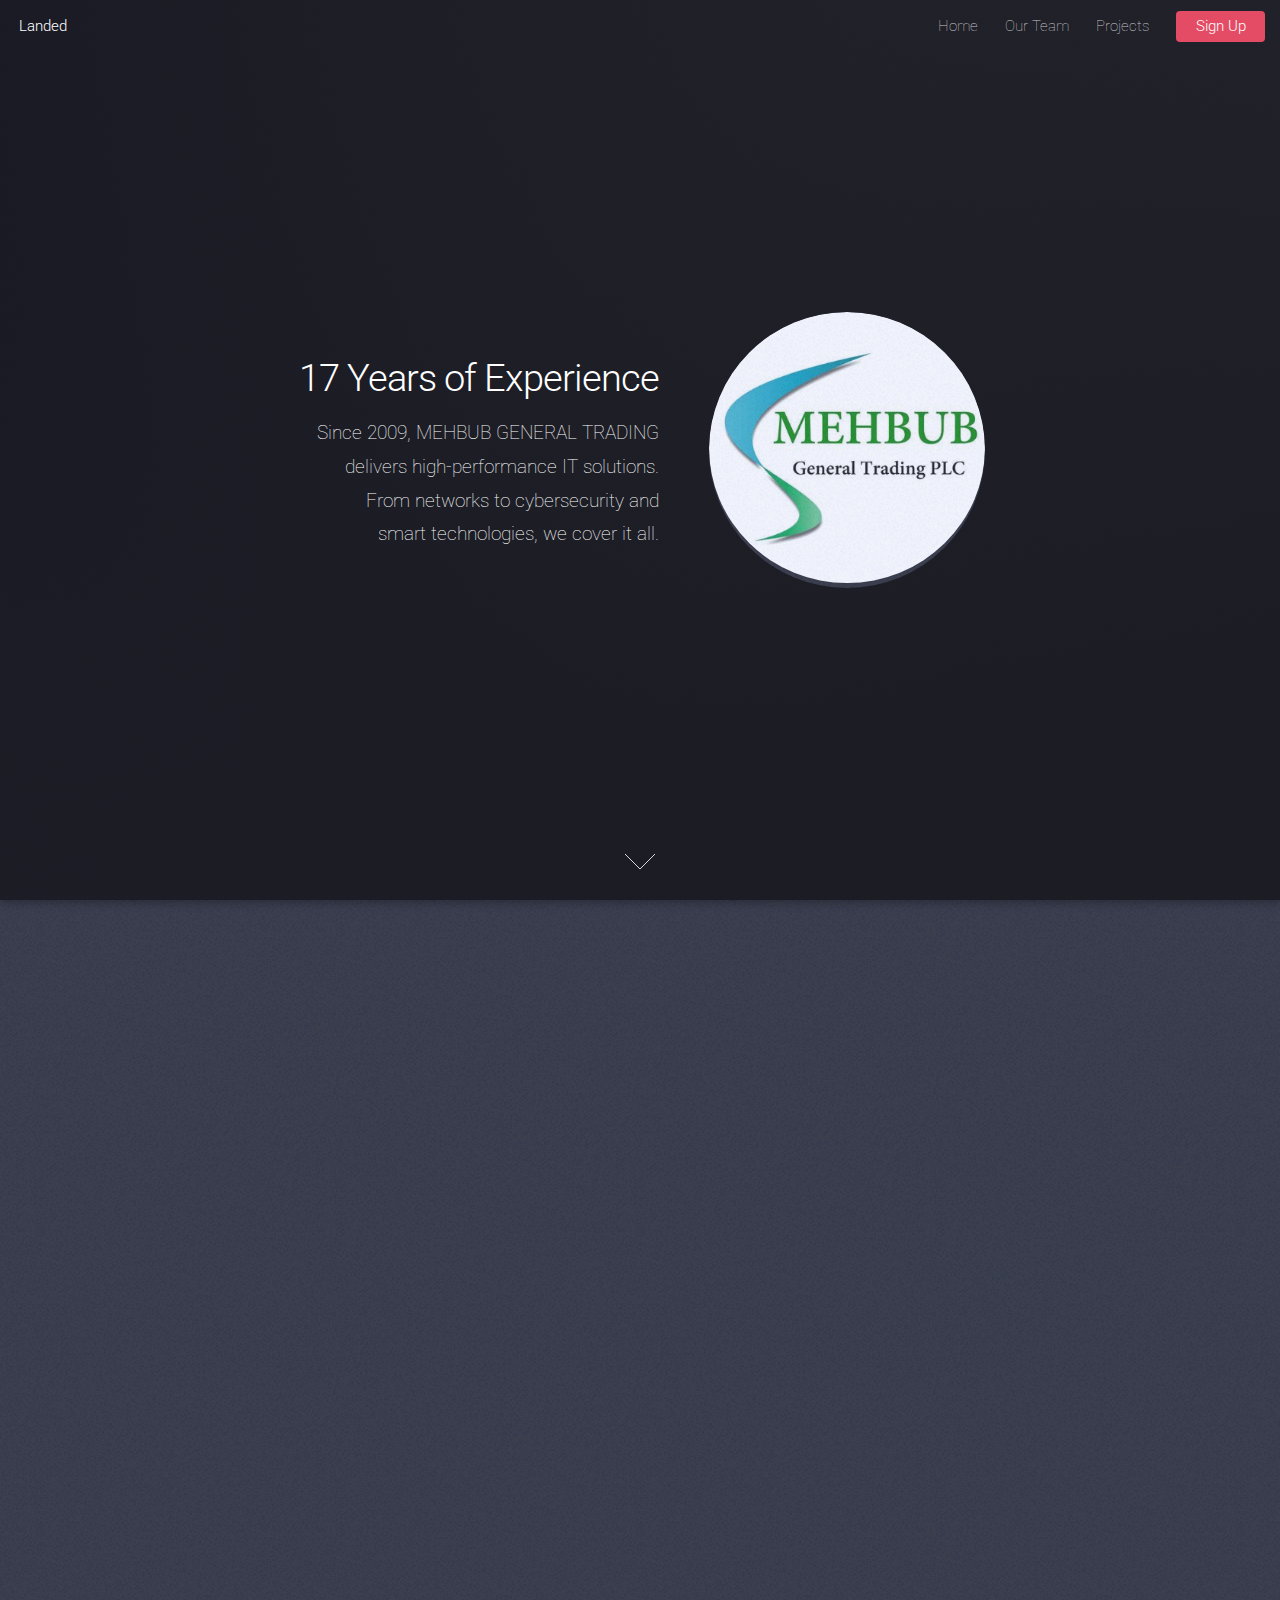
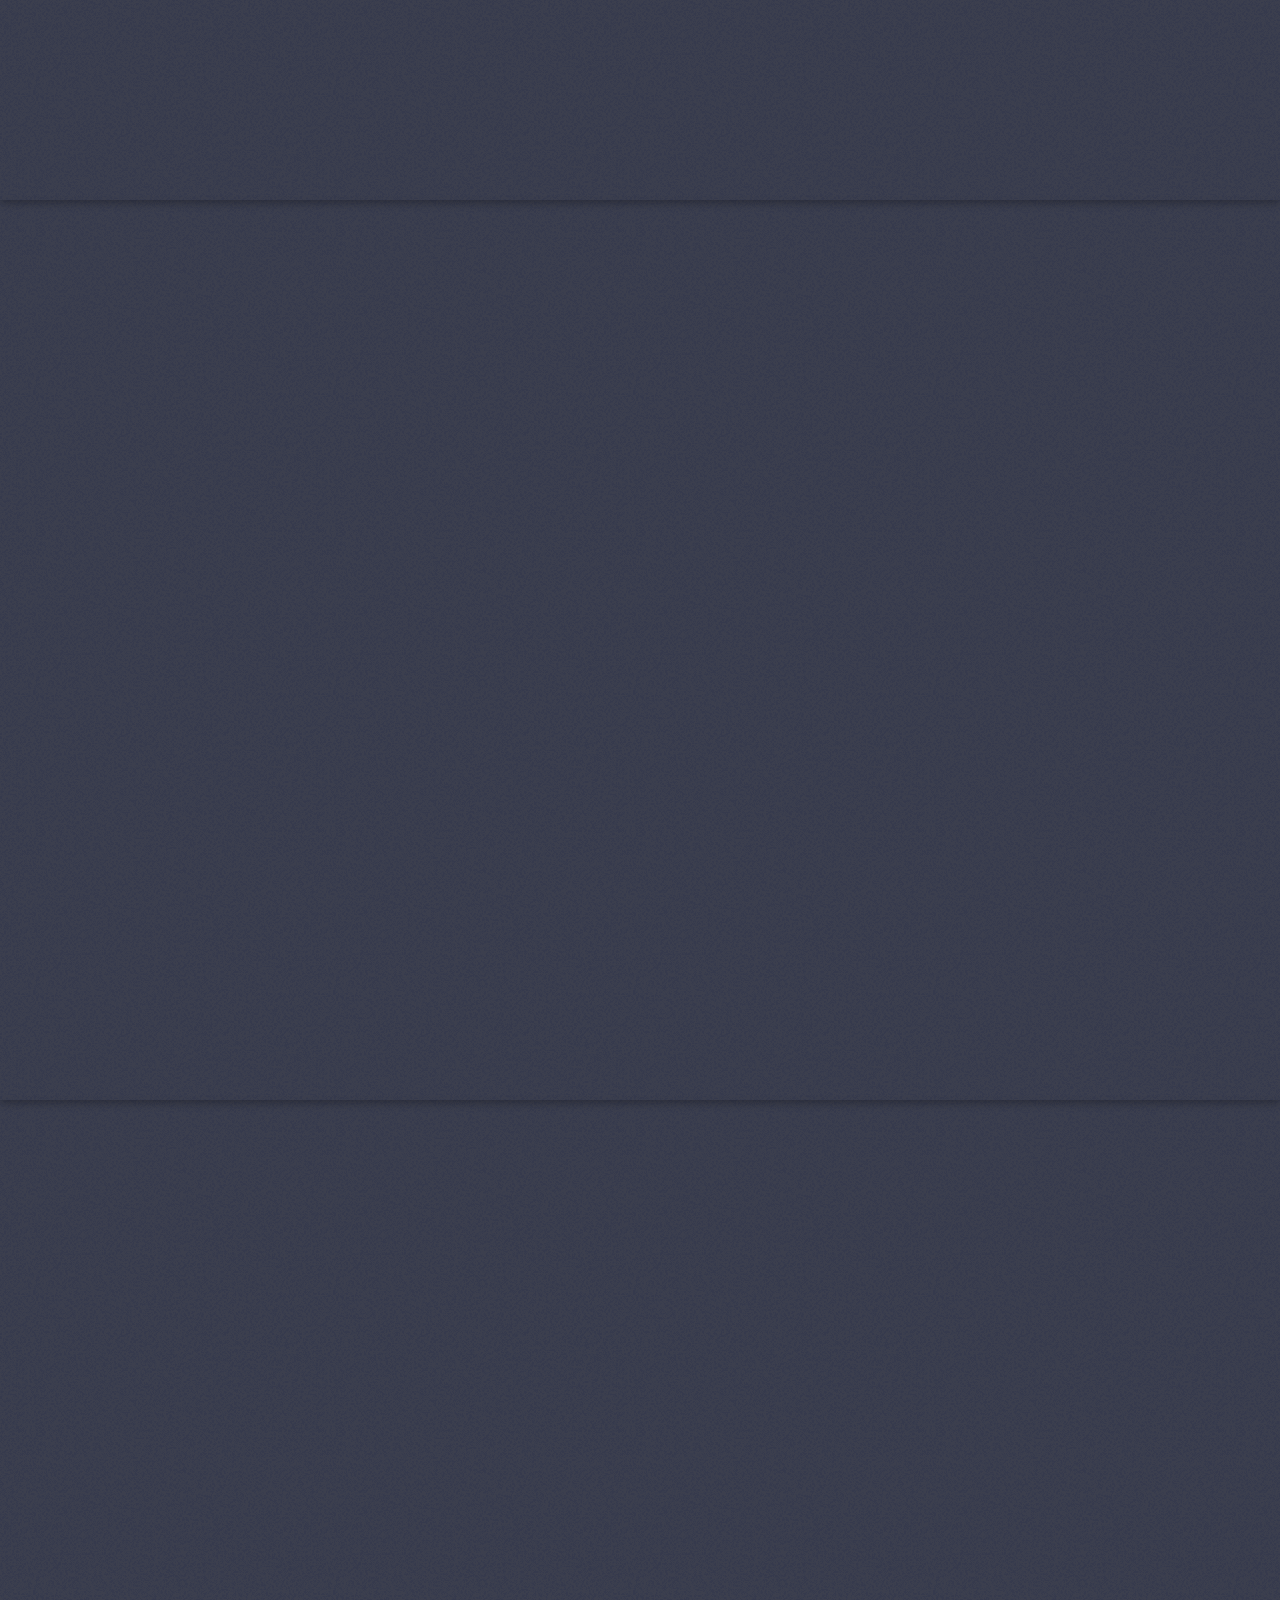
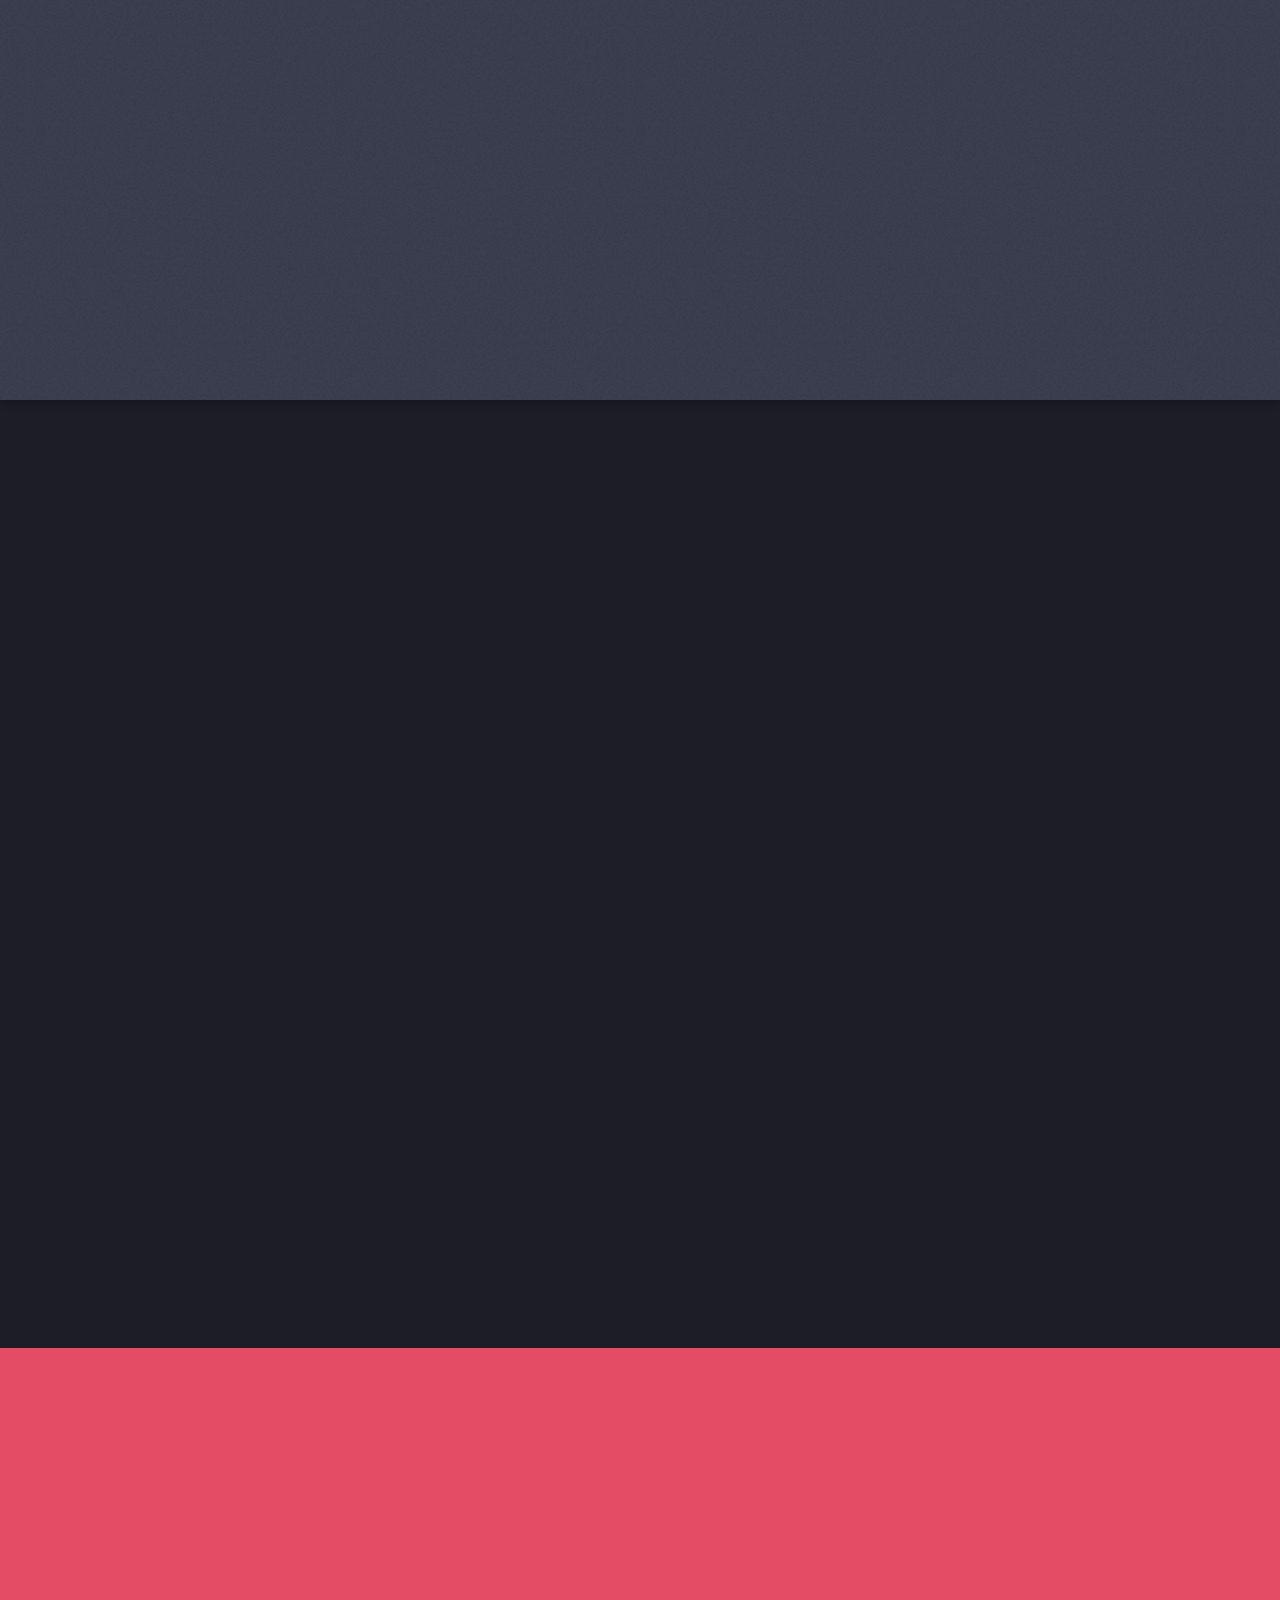
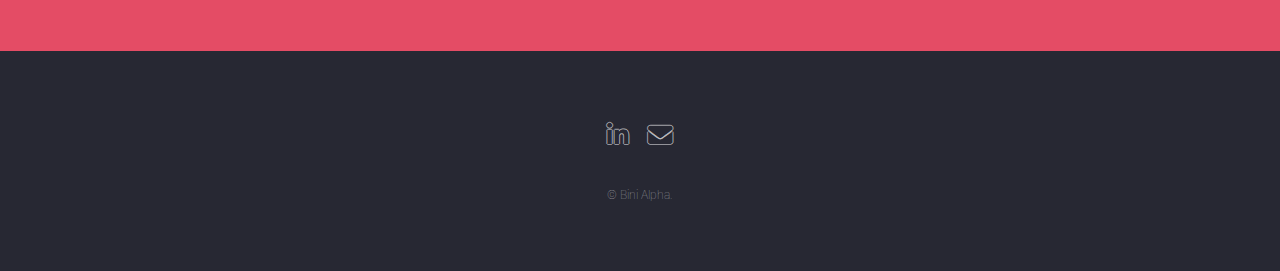
<file: index.html>
<!DOCTYPE html>

<html>
  <head>
    <title>Mehbub General Trading</title>
    <meta charset="utf-8" />
    <meta name="viewport" content="width=device-width, 
      initial-scale=1, user-scalable=no" />
    <link rel="stylesheet" href="assets/css/main.css" />
    <noscript>
      <link rel="stylesheet" href="assets/css/noscript.css" />
    </noscript>
  
    <!-- Favicon -->

     <link rel="icon" href="images/mehbub logo.png" type="image/png" /> 
  
  </head>

  <body class="is-preload landing">
    <div id="page-wrapper">
      <!-- Header -->
      <header id="header">
        <h1 id="logo"><a href="index.html">Landed</a></h1>
        <nav id="nav">
          <ul>
            <li><a href="index.html">Home</a></li>
            <li>
              <a href="left-sidebar.html">Our Team</a></li>
              
            </li>
            <li><a href="elements.html">Projects</a></li>
            <li><a href="#" class="button primary">Sign Up</a></li>
          </ul>
        </nav>
      </header>

      <!-- Banner -->
      <section id="banner">
        <div class="content">
          <header>
            <h2>17 Years of Experience</h2>
            <p>
              Since 2009, MEHBUB GENERAL TRADING <br />
              delivers high-performance IT solutions. <br />
              From networks to cybersecurity and <br />
              smart technologies, we cover it all.
            </p>
            
            
            
          </header>
          <span class="image"><img src="images/mehbub logo.png" alt="" /></span>
        </div>
        <a href="#one" class="goto-next scrolly">Next</a>
      </section>

      <!-- One -->
      <section id="one" class="spotlight style1 bottom">
        <span class="image fit main"
          ><img src="images/mehbub data center.jpg" alt=""
        /></span>
        <div class="content">
          <div class="container">
              <div class="row">
                  <div class="col-4 col-12-medium">
                      <header>
                          <h2>Network Installation</h2>
                          <p>Robust infrastructure for seamless connectivity</p>
                      </header>
                      <p>
                          We design and implement network systems tailored to your business needs, ensuring reliable and scalable connectivity.
                      </p>
                  </div>
                  <div class="col-4 col-12-medium">
                      <header>
                          <h2>Data Center Solutions</h2>
                          <p>High-performance data management and security</p>
                      </header>
                      <p>
                          Our data centers provide secure and efficient environments for your critical data, ensuring high availability and reliability.
                      </p>
                  </div>
                  <div class="col-4 col-12-medium">
                      <header>
                          <h2>Cyber Security</h2>
                          <p>Protecting your network from threats</p>
                      </header>
                      <p>
                          We offer comprehensive cyber security solutions, including threat analysis and tailored measures to safeguard your operations.
                      </p>
                  </div>
              </div>
          </div>
      </div>
      
        <a href="#two" class="goto-next scrolly">Next</a>
      </section>

      <!-- Two -->
      <section id="two" class="spotlight style2 right">
        <span class="image fit main"
          ><img src="images/Mehbub video conf.jpg" alt=""
        /></span>
        <div class="content">
          <header>
              <h2>Video Conferencing Solutions</h2>
              <p>Delivering cutting-edge video conferencing systems for seamless collaboration</p>
          </header>
          <p>
              Our video conferencing solutions provide high-quality, reliable communication for your organization. We design and install advanced systems that integrate with your existing infrastructure, enabling effective virtual meetings and collaboration across your teams.
          </p>
          <ul class="actions">
              <li><a href="#" class="button">Learn More</a></li>
          </ul>
      </div>
      
        <a href="#three" class="goto-next scrolly">Next</a>
      </section>

      <!-- Three -->
      <section id="three" class="spotlight style3 left">
        <span class="image fit main bottom"
          ><img src="images/mehbub ip phone.jpg" alt=""
        /></span>
        <div class="content">
          <header>
              <h2>IP Phone Installation Services</h2>
              <p>Providing seamless and reliable IP phone solutions for your business needs</p>
          </header>
          <p>
              We offer comprehensive IP phone installation services to enhance your communication systems. Our experienced team ensures smooth setup and integration with your existing network infrastructure, providing high-quality and reliable solutions for your business.
          </p>
          <ul class="actions">
              <li><a href="#" class="button">Learn More</a></li>
          </ul>
      </div>
      
        <a href="#four" class="goto-next scrolly">Next</a>
      </section>

      <!-- Four -->
     <!-- Projects Section -->
<section id="four" class="wrapper style1 special fade-up">
  <div class="container">
      <header class="major">
          <h2>Our Expertise</h2>
          <p>Delivering innovative ICT solutions to meet diverse client needs</p>
      </header>
      <div class="box alt">
          <div class="row gtr-uniform">
              <section class="col-4 col-6-medium col-12-xsmall">
                  <span class="icon solid alt major fa-network-wired"></span>
                  <h3>Network and Data Center</h3>
                  <p>
                      Full-stack networking and security virtualization platforms providing extensive data services.
                  </p>
              </section>
              <section class="col-4 col-6-medium col-12-xsmall">
                  <span class="icon solid alt major fa-lock"></span>
                  <h3>Cyber Security Solutions</h3>
                  <p>
                      Advanced simulations and threat intelligence to safeguard highly networked devices.
                  </p>
              </section>
              <section class="col-4 col-6-medium col-12-xsmall">
                  <span class="icon solid alt major fa-cogs"></span>
                  <h3>Application Development</h3>
                  <p>
                      Industry-specific technology experts delivering interoperable and effective software solutions.
                  </p>
              </section>
              <section class="col-4 col-6-medium col-12-xsmall">
                  <span class="icon solid alt major fa-tv"></span>
                  <h3>Digital Signage & Queue Management</h3>
                  <p>
                      Utilizing LCD, LED, and projection technologies for dynamic digital displays and queue management.
                  </p>
              </section>
              <section class="col-4 col-6-medium col-12-xsmall">
                  <span class="icon solid alt major fa-shield-alt"></span>
                  <h3>Electronic Security</h3>
                  <p>
                      Comprehensive solutions including intrusion, fire, video, and access control systems.
                  </p>
              </section>
              <section class="col-4 col-6-medium col-12-xsmall">
                  <span class="icon solid alt major fa-users"></span>
                  <h3>Collaboration Solutions</h3>
                  <p>
                      End-to-end consultation and managed services to transform workplaces into digital hubs.
                  </p>
              </section>
          </div>
      </div>
      <footer class="major">
          <ul class="actions special">
              <li><a href="#" class="button">Learn More</a></li>
          </ul>
      </footer>
  </div>
</section>

<!-- Contact Form Section -->
<section id="five" class="wrapper style2 special fade">
  <div class="container">
      <header>
          <h2>Get in Touch</h2>
          <p>
              Contact us to learn more about how we can help you achieve your ICT goals.
          </p>
      </header>
      <form method="post" action="#" class="cta">
          <div class="row gtr-uniform gtr-50">
              <div class="col-8 col-12-xsmall">
                  <input
                      type="email"
                      name="email"
                      id="email"
                      placeholder="Your Email Address"
                  />
              </div>
              <div class="col-4 col-12-xsmall">
                  <input type="submit" value="Get Started" class="fit primary" />
              </div>
          </div>
      </form>
  </div>
</section>


      <!-- Footer -->
      <footer id="footer">
        <ul class="icons">
          <li>
            <a
              href="https://www.linkedin.com/company/mehbub-general-trading-plc/"
              class="icon brands alt fa-linkedin-in"
              ><span class="label">LinkedIn</span></a
            >
          </li>
          <li>
            <a href="info@mehbubgtplc.com" class="icon solid alt fa-envelope"
              ><span class="label">Email</span></a
            >
          </li>
        </ul>
        <ul class="copyright">
          <li>&copy; Bini Alpha.</li>
          
        </ul>
      </footer>
    </div>

    <!-- Scripts -->
    <script src="assets/js/jquery.min.js"></script>
    <script src="assets/js/jquery.scrolly.min.js"></script>
    <script src="assets/js/jquery.dropotron.min.js"></script>
    <script src="assets/js/jquery.scrollex.min.js"></script>
    <script src="assets/js/browser.min.js"></script>
    <script src="assets/js/breakpoints.min.js"></script>
    <script src="assets/js/util.js"></script>
    <script src="assets/js/main.js"></script>
    <script type="text/javascript">
      (function(d, t) {
          var v = d.createElement(t), s = d.getElementsByTagName(t)[0];
          v.onload = function() {
            window.voiceflow.chat.load({
              verify: { projectID: '66c85953a3c0ed976f128853' },
              url: 'https://general-runtime.voiceflow.com',
              versionID: 'production'
            });
          }
          v.src = "https://cdn.voiceflow.com/widget/bundle.mjs"; v.type = "text/javascript"; s.parentNode.insertBefore(v, s);
      })(document, 'script');
    </script>
        
  </body>
</html>
</file>
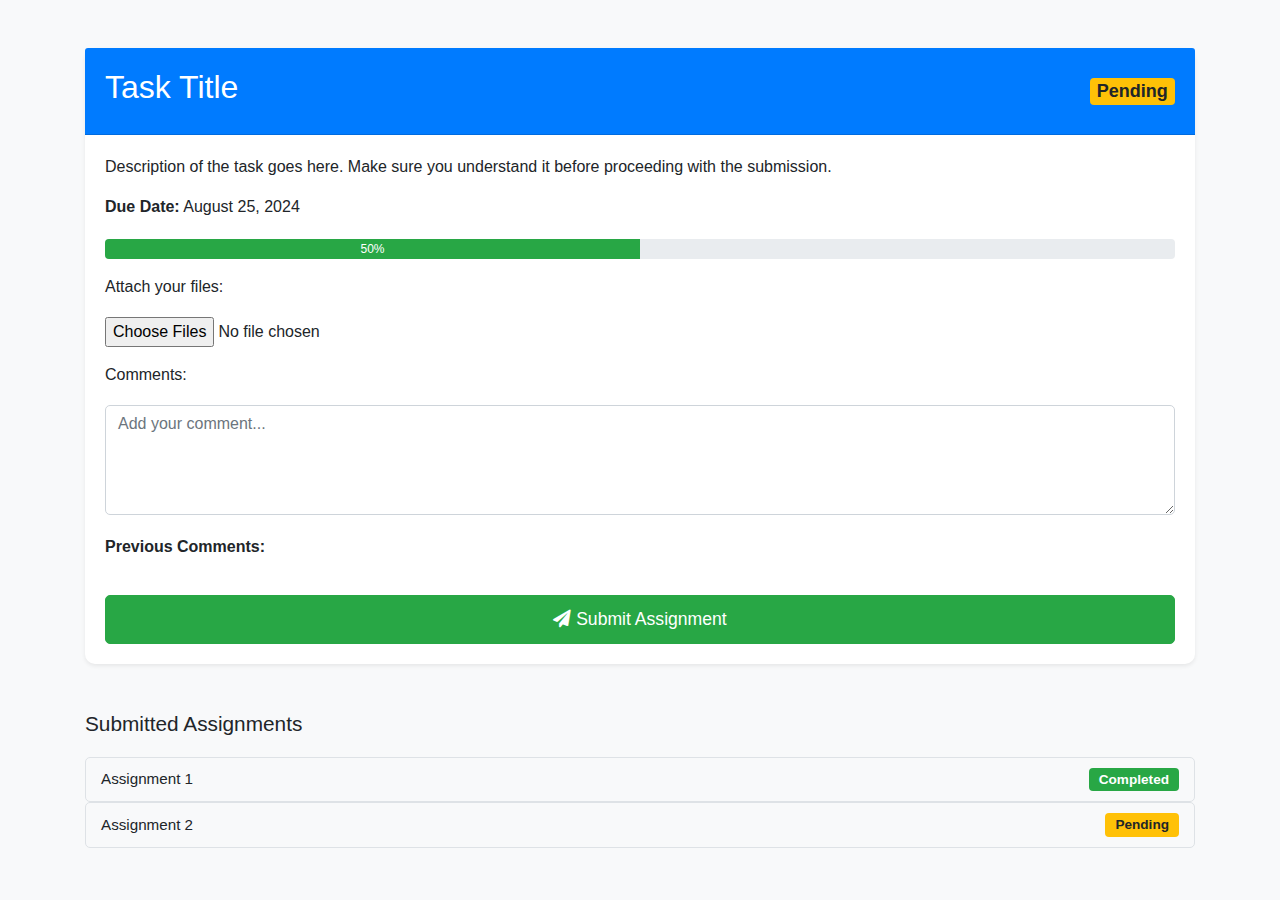
<file: Employee/Intern/index.html>
<!DOCTYPE html>
<html lang="en">
<head>
    <meta charset="UTF-8">
    <meta name="viewport" content="width=device-width, initial-scale=1.0">
    <title>Task Submission Page</title>
    <link rel="stylesheet" href="https://stackpath.bootstrapcdn.com/bootstrap/4.5.2/css/bootstrap.min.css">
    <script src="https://code.jquery.com/jquery-3.5.1.slim.min.js"></script>
    <script src="https://cdn.jsdelivr.net/npm/@popperjs/core@2.9.2/dist/umd/popper.min.js"></script>
    <script src="https://stackpath.bootstrapcdn.com/bootstrap/4.5.2/js/bootstrap.min.js"></script>
    <link rel="stylesheet" href="styles.css">
    <link rel="stylesheet" href="https://cdnjs.cloudflare.com/ajax/libs/font-awesome/5.15.4/css/all.min.css">
</head>
<body>
    <div class="container mt-5">
        <div class="card shadow-sm">
            <div class="card-header bg-primary text-white d-flex justify-content-between align-items-center">
                <h2>Task Title</h2>
                <div class="badge badge-warning">Pending</div>
            </div>
            <div class="card-body">
                <p class="card-text">Description of the task goes here. Make sure you understand it before proceeding with the submission.</p>

                <p><strong>Due Date:</strong> <span id="due-date">August 25, 2024</span></p>

                <div class="progress mb-3">
                    <div class="progress-bar" role="progressbar" style="width: 50%;" aria-valuenow="50" aria-valuemin="0" aria-valuemax="100">50%</div>
                </div>

                <div class="form-group">
                    <label for="file">Attach your files:</label>
                    <input type="file" class="form-control-file" id="file" accept=".pdf,.pkt,.docx,.xlsx" multiple>
                    <div id="file-list" class="mt-3"></div>
                </div>
                
                <div class="form-group">
                    <label for="comment">Comments:</label>
                    <textarea id="comment" class="form-control" rows="4" placeholder="Add your comment..."></textarea>
                </div>
                
                <div id="comment-history" class="mb-3">
                    <p><strong>Previous Comments:</strong></p>
                    <ul id="comment-list" class="list-group"></ul>
                </div>

                <!-- Submit Button with Confirmation Modal -->
                <button id="submit-btn" class="btn btn-success btn-block" data-toggle="modal" data-target="#confirmationModal">
                    <i class="fas fa-paper-plane"></i> Submit Assignment
                </button>
            </div>
        </div>

        <!-- Confirmation Modal -->
        <div class="modal fade" id="confirmationModal" tabindex="-1" aria-labelledby="confirmationModalLabel" aria-hidden="true">
            <div class="modal-dialog">
                <div class="modal-content">
                    <div class="modal-header">
                        <h5 class="modal-title" id="confirmationModalLabel">Confirm Submission</h5>
                        <button type="button" class="close" data-dismiss="modal" aria-label="Close">
                            <span aria-hidden="true">&times;</span>
                        </button>
                    </div>
                    <div class="modal-body">
                        Are you sure you want to submit your assignment? Please review your attached files and comments before proceeding.
                    </div>
                    <div class="modal-footer">
                        <button type="button" class="btn btn-secondary" data-dismiss="modal">Cancel</button>
                        <button type="button" class="btn btn-success">Confirm Submission</button>
                    </div>
                </div>
            </div>
        </div>

        <!-- Notification -->
        <div id="notification" class="alert alert-success" role="alert" style="display: none;">
            Your assignment has been submitted successfully!
        </div>

        <!-- Task Submission Overview -->
        <div class="task-overview mt-5">
            <h4>Submitted Assignments</h4>
            <ul class="list-group">
                <li class="list-group-item d-flex justify-content-between align-items-center">
                    Assignment 1 <span class="badge badge-success">Completed</span>
                </li>
                <li class="list-group-item d-flex justify-content-between align-items-center">
                    Assignment 2 <span class="badge badge-warning">Pending</span>
                </li>
            </ul>
        </div>
    </div>

    <script src="script.js"></script>
</body>
</html>
</file>
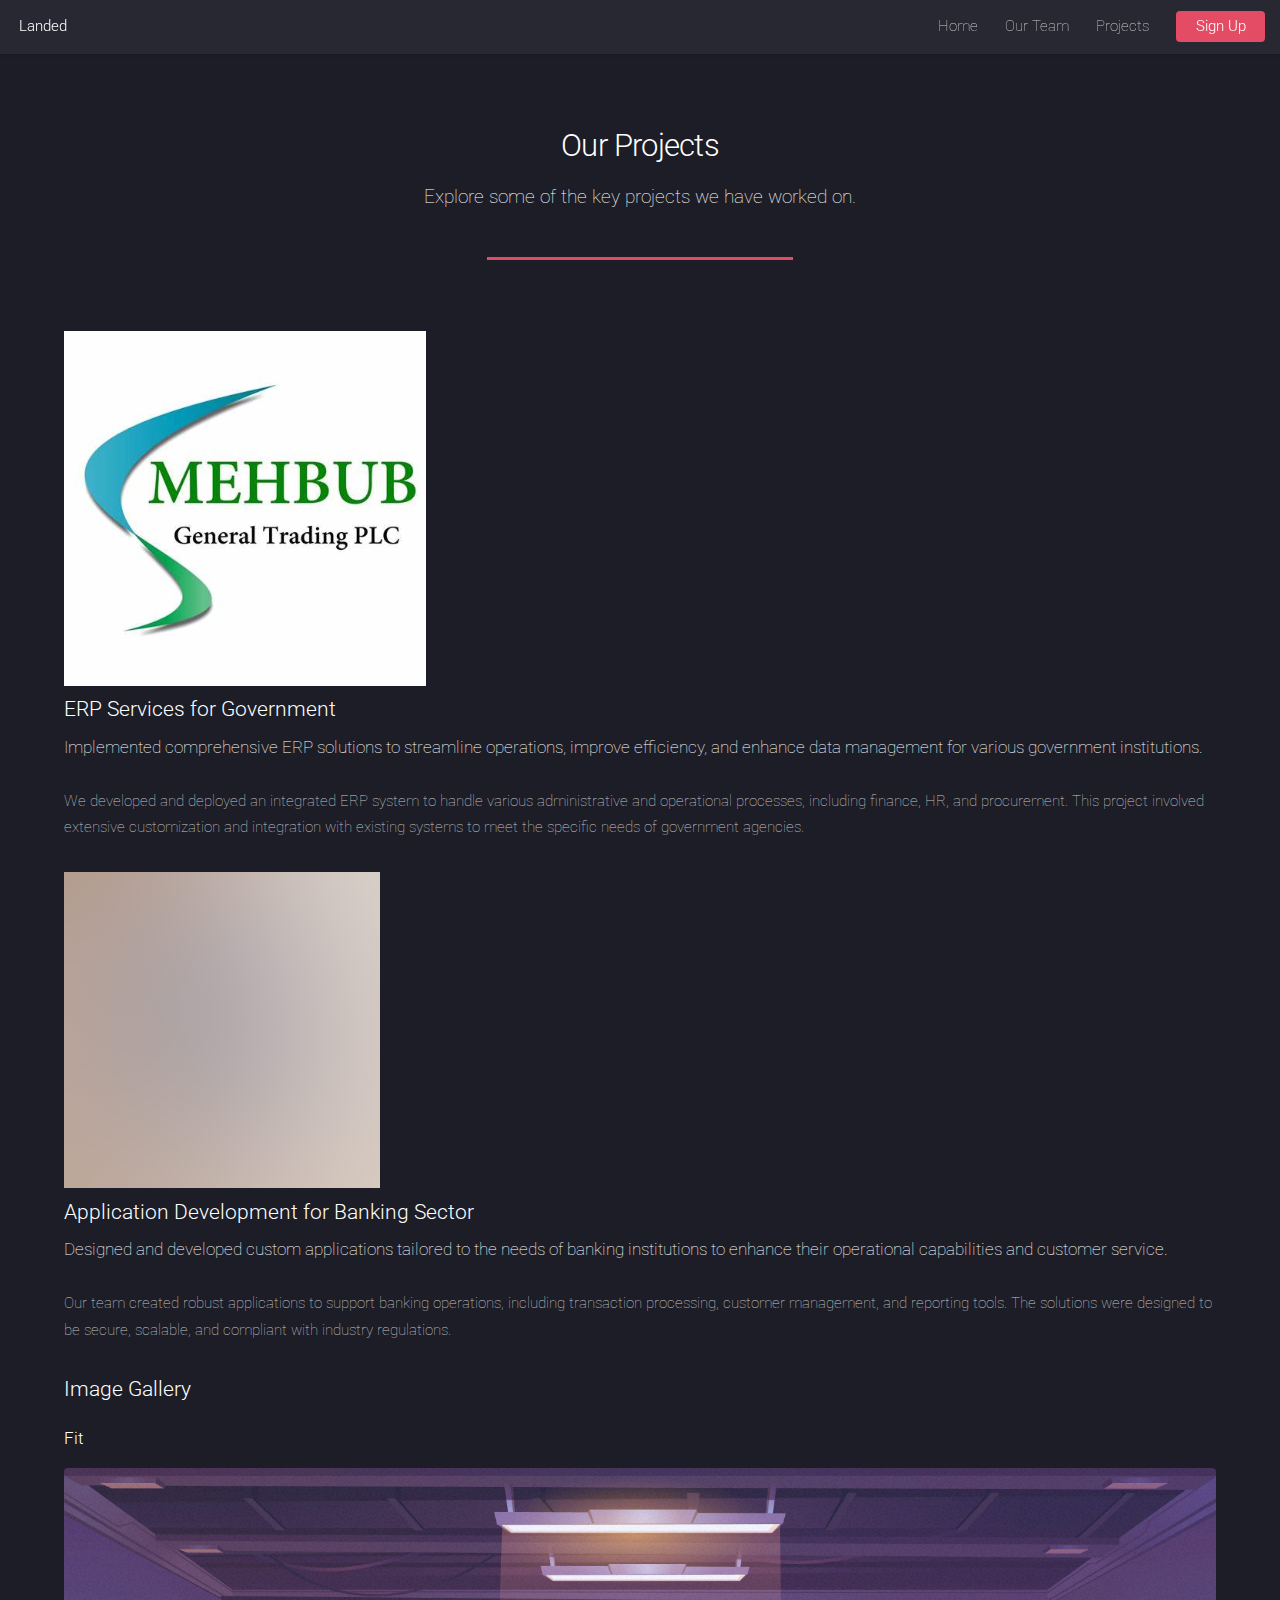
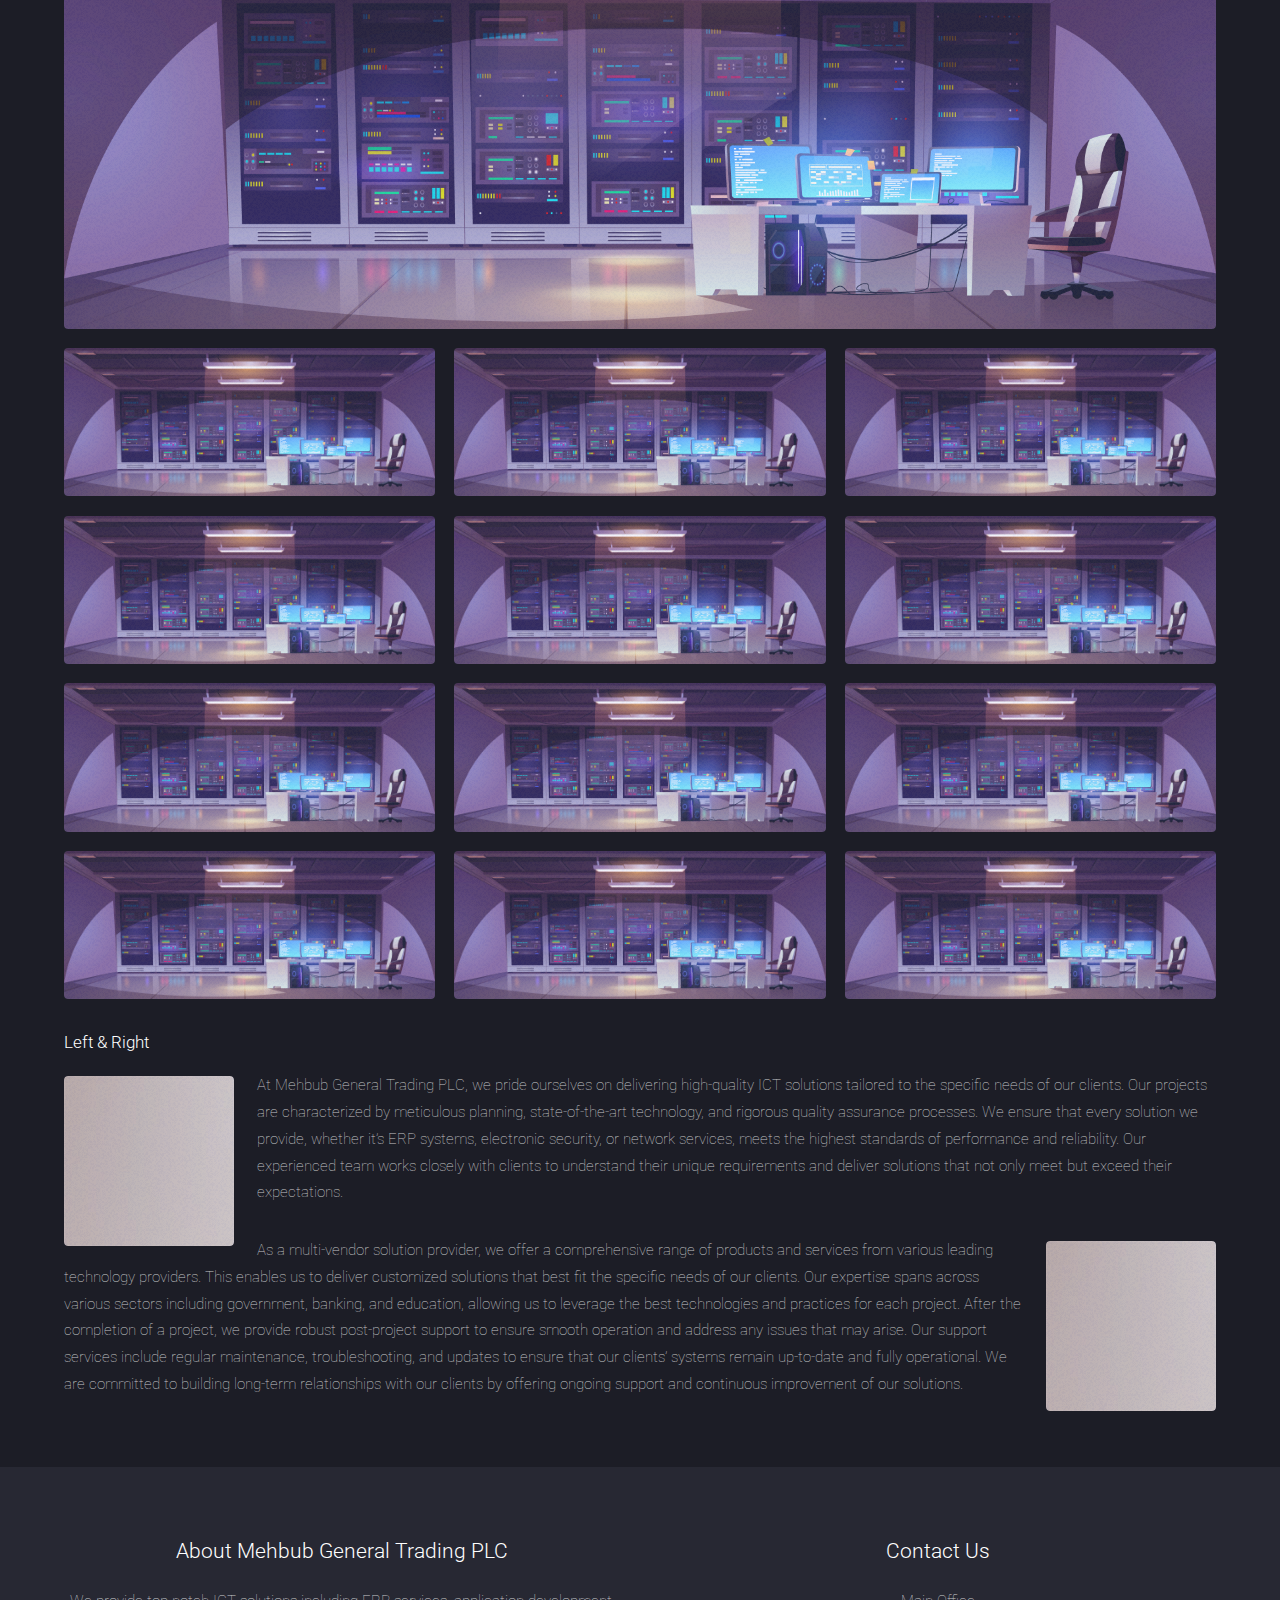
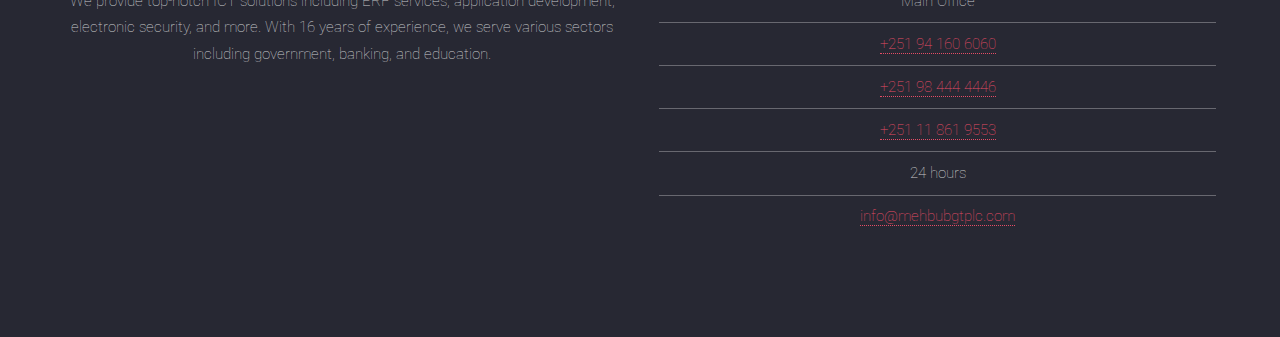
<file: elements.html>
<!DOCTYPE HTML>
<html>
<head>
    <title>Mehbub General Trading PLC - Projects</title>
    <meta charset="utf-8" />
    <meta name="viewport" content="width=device-width, initial-scale=1, user-scalable=no" />
    <link rel="stylesheet" href="assets/css/main.css" />
    <noscript><link rel="stylesheet" href="assets/css/noscript.css" /></noscript>
    
</head>
<body class="is-preload">
    <div id="page-wrapper">

        <!-- Header -->
        <header id="header">
			<h1 id="logo"><a href="index.html">Landed</a></h1>
			<nav id="nav">
			  <ul>
				<li><a href="index.html">Home</a></li>
				<li>
				  <a href="left-sidebar.html">Our Team</a></li>
				  
				</li>
				<li><a href="elements.html">Projects</a></li>
				<li><a href="#" class="button primary">Sign Up</a></li>
			  </ul>
			</nav>
		  </header>

        <!-- Main -->
        <div id="main" class="wrapper style1">
            <div class="container">
                <header class="major">
                    <h2>Our Projects</h2>
                    <p>Explore some of the key projects we have worked on.</p>
                </header>

                <!-- Project 1 -->
                <section class="project-section">
                    <img src="images/mehbub logo.png" alt="ERP Services for Government" />
                    <header>
                        <h3>ERP Services for Government</h3>
                        <p>Implemented comprehensive ERP solutions to streamline operations, improve efficiency, and enhance data management for various government institutions.</p>
                    </header>
                    <p class="project-description">We developed and deployed an integrated ERP system to handle various administrative and operational processes, including finance, HR, and procurement. This project involved extensive customization and integration with existing systems to meet the specific needs of government agencies.</p>
                </section>

                <!-- Project 2 -->
                <section class="project-section">
                    <img src="images/pic01.jpg" alt="Application Development for Banking Sector" />
                    <header>
                        <h3>Application Development for Banking Sector</h3>
                        <p>Designed and developed custom applications tailored to the needs of banking institutions to enhance their operational capabilities and customer service.</p>
                    </header>
                    <p class="project-description">Our team created robust applications to support banking operations, including transaction processing, customer management, and reporting tools. The solutions were designed to be secure, scalable, and compliant with industry regulations.</p>
                </section>

                <!-- Image Section -->
                <section>
                    <h3>Image Gallery</h3>
                    
                    <!-- Fit Images -->
                    <h4>Fit</h4>
                    <div class="box alt">
                        <div class="row gtr-50 gtr-uniform">
                            <div class="col-12"><span class="image fit"><img src="images/mehbu.jpg"" alt="Fit Image 1" /></span></div>
                            <div class="col-4 col-6-xsmall"><span class="image fit"><img src="images/mehbu.jpg" alt="Fit Image 2" /></span></div>
                            <div class="col-4 col-6-xsmall"><span class="image fit"><img src="images/mehbu.jpg" alt="Fit Image 3" /></span></div>
                            <div class="col-4 col-6-xsmall"><span class="image fit"><img src="images/mehbu.jpg" alt="Fit Image 4" /></span></div>
                            <div class="col-4 col-6-xsmall"><span class="image fit"><img src="images/mehbu.jpg" alt="Fit Image 5" /></span></div>
                            <div class="col-4 col-6-xsmall"><span class="image fit"><img src="images/mehbu.jpg" alt="Fit Image 6" /></span></div>
                            <div class="col-4 col-6-xsmall"><span class="image fit"><img src="images/mehbu.jpg" alt="Fit Image 7" /></span></div>
                            <div class="col-4 col-6-xsmall"><span class="image fit"><img src="images/mehbu.jpg" alt="Fit Image 8" /></span></div>
                            <div class="col-4 col-6-xsmall"><span class="image fit"><img src="images/mehbu.jpg" alt="Fit Image 9" /></span></div>
                            <div class="col-4 col-6-xsmall"><span class="image fit"><img src="images/mehbu.jpg" alt="Fit Image 10" /></span></div>
                            <div class="col-4 col-6-xsmall"><span class="image fit"><img src="images/mehbu.jpg" alt="Fit Image 11" /></span></div>
                            <div class="col-4 col-6-xsmall"><span class="image fit"><img src="images/mehbu.jpg" alt="Fit Image 12" /></span></div>
                            <div class="col-4 col-6-xsmall"><span class="image fit"><img src="images/mehbu.jpg" alt="Fit Image 13" /></span></div>
                        </div>
                    </div>
<!-- Left & Right Images -->
<h4>Left &amp; Right</h4>
<p>
    <span class="image left"><img src="images/pic08.jpg" alt="Project Quality" /></span>
    At Mehbub General Trading PLC, we pride ourselves on delivering high-quality ICT solutions tailored to the specific needs of our clients. Our projects are characterized by meticulous planning, state-of-the-art technology, and rigorous quality assurance processes. We ensure that every solution we provide, whether it’s ERP systems, electronic security, or network services, meets the highest standards of performance and reliability. Our experienced team works closely with clients to understand their unique requirements and deliver solutions that not only meet but exceed their expectations.
</p>
<p>
    <span class="image right"><img src="images/pic08.jpg" alt="Support and Multi-Vendor" /></span>
    As a multi-vendor solution provider, we offer a comprehensive range of products and services from various leading technology providers. This enables us to deliver customized solutions that best fit the specific needs of our clients. Our expertise spans across various sectors including government, banking, and education, allowing us to leverage the best technologies and practices for each project. After the completion of a project, we provide robust post-project support to ensure smooth operation and address any issues that may arise. Our support services include regular maintenance, troubleshooting, and updates to ensure that our clients’ systems remain up-to-date and fully operational. We are committed to building long-term relationships with our clients by offering ongoing support and continuous improvement of our solutions.
</p>

                </section>

            </div>
        </div>

        <!-- Footer -->
        <!-- Footer -->
<!-- Footer -->
<footer id="footer">
    <div class="container">
        <div class="row">
            <div class="col-6 col-12-mobile">
                <h3>About Mehbub General Trading PLC</h3>
                <p>We provide top-notch ICT solutions including ERP services, application development, electronic security, and more. With 16 years of experience, we serve various sectors including government, banking, and education.</p>
            </div>
            <div class="col-6 col-12-mobile">
                <h3>Contact Us</h3>
                <ul class="alt">
                    <li>Main Office</li>
                    <li><a href="tel:+251941606060">+251 94 160 6060</a></li>
                    <li><a href="tel:+251984444446">+251 98 444 4446</a></li>
                    <li><a href="tel:+251118619553">+251 11 861 9553</a></li>
                    <li>24 hours</li>
                    <li><a href="mailto:info@mehbubgtplc.com">info@mehbubgtplc.com</a></li>
                </ul>
            </div>
        </div>
    </div>
</footer>



    </div>
    <script src="assets/js/jquery.min.js"></script>
    <script src="assets/js/main.js"></script>
    <script type="text/javascript">
        (function(d, t) {
            var v = d.createElement(t), s = d.getElementsByTagName(t)[0];
            v.onload = function() {
              window.voiceflow.chat.load({
                verify: { projectID: '66c77d6fb682ba943a0c5d63' },
                url: 'https://general-runtime.voiceflow.com',
                versionID: 'production'
              });
            }
            v.src = "https://cdn.voiceflow.com/widget/bundle.mjs"; v.type = "text/javascript"; s.parentNode.insertBefore(v, s);
        })(document, 'script');
      </script>
</body>
</html>
</file>
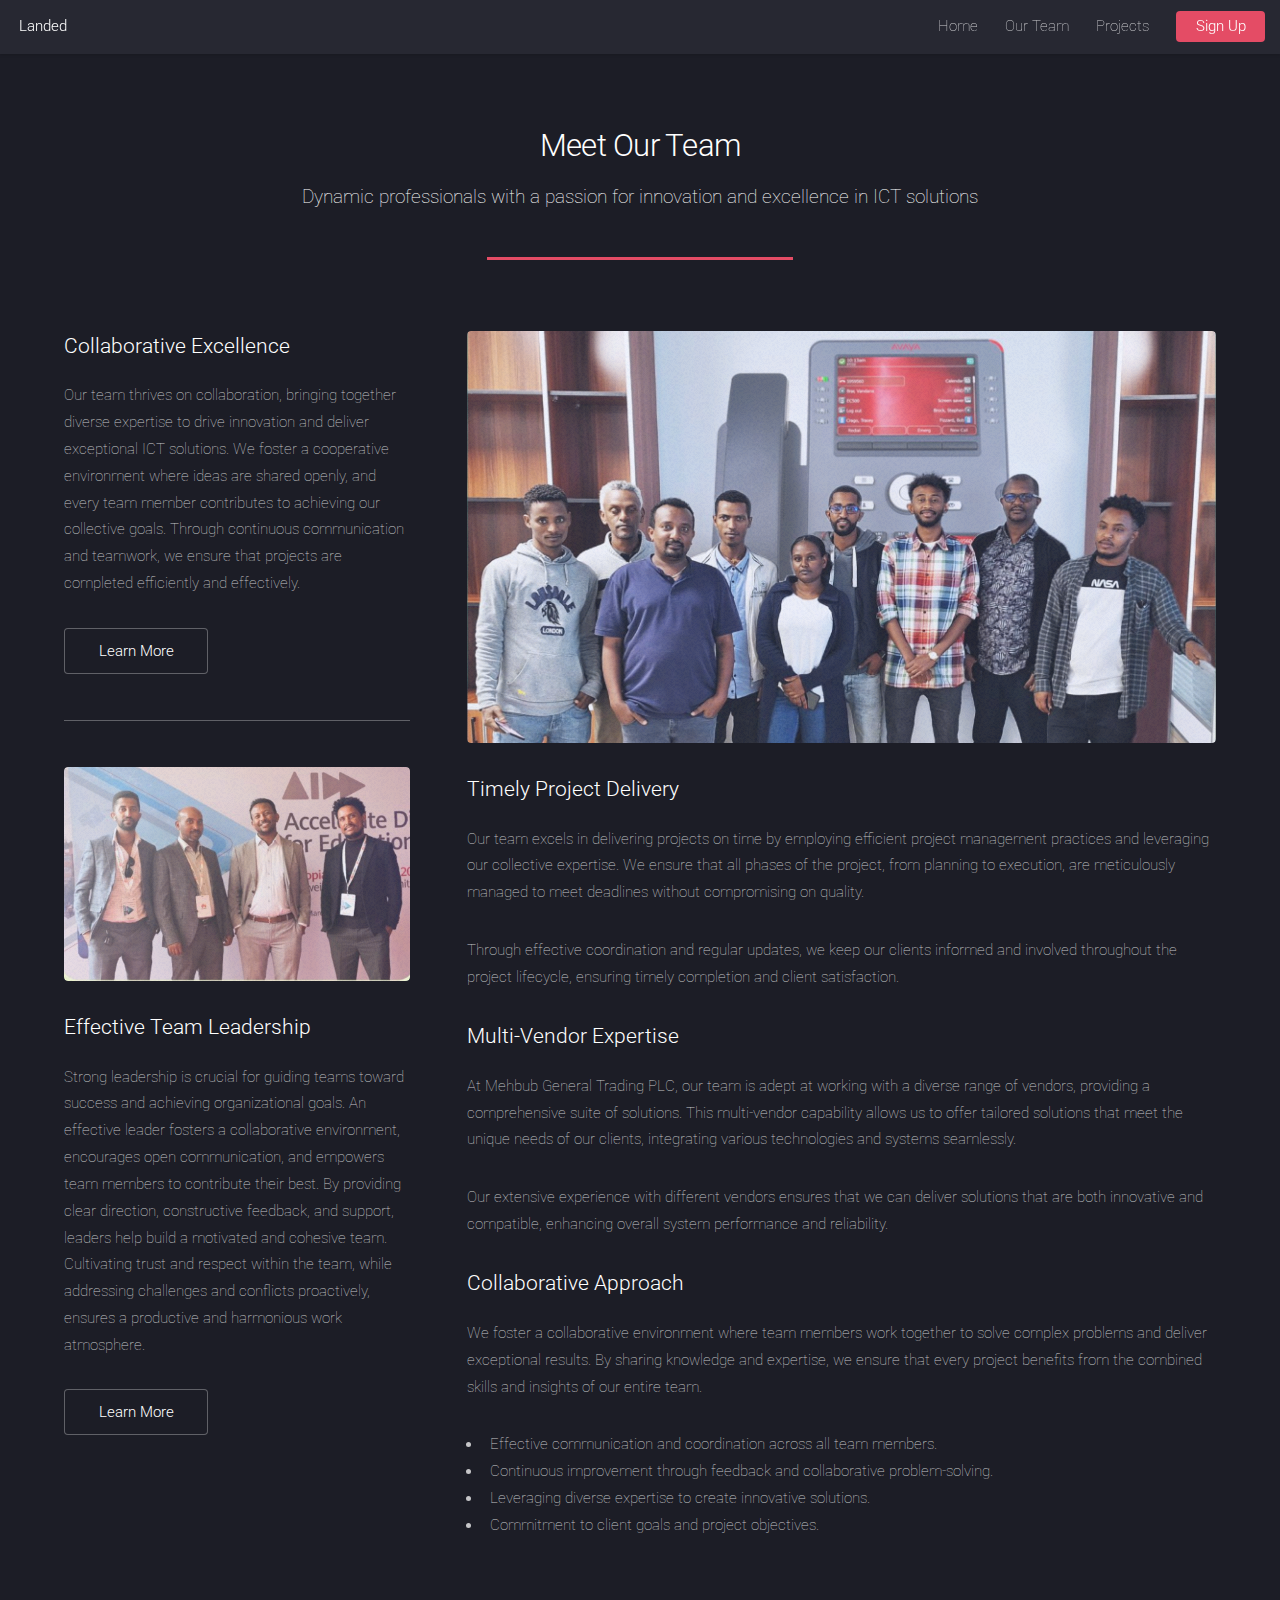
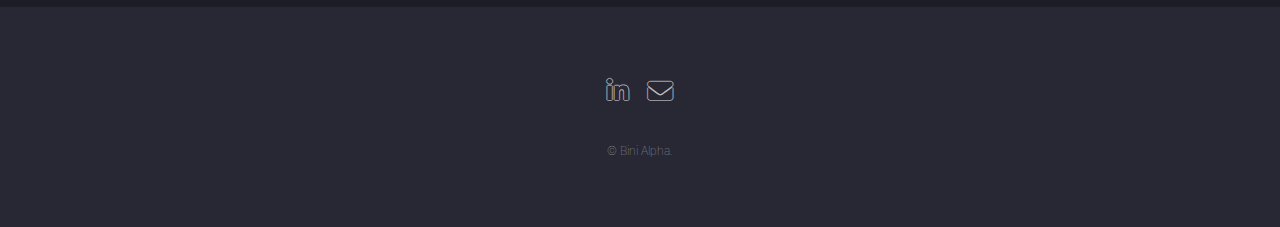
<file: left-sidebar.html>
<!DOCTYPE HTML>

<html>
	<head>
		<title>Team Mehbub</title>
		<meta charset="utf-8" />
		<meta name="viewport" content="width=device-width, initial-scale=1, user-scalable=no" />
		<link rel="stylesheet" href="assets/css/main.css" />
		<noscript><link rel="stylesheet" href="assets/css/noscript.css" /></noscript>
	</head>
	<body class="is-preload">
		<div id="page-wrapper">

			<!-- Header -->
			<header id="header">
				<h1 id="logo"><a href="index.html">Landed</a></h1>
				<nav id="nav">
				  <ul>
					<li><a href="index.html">Home</a></li>
					<li>
					  <a href="left-sidebar.html">Our Team</a></li>
					  
					</li>
					<li><a href="elements.html">Projects</a></li>
					<li><a href="#" class="button primary">Sign Up</a></li>
				  </ul>
				</nav>
			  </header>

			<!-- Main -->
				<div id="main" class="wrapper style1">
					<div class="container">
						<header class="major">
							<h2>Meet Our Team</h2>
							<p>Dynamic professionals with  a passion for innovation and excellence in ICT solutions</p>
						</header>
						
						<div class="row gtr-150">
							<div class="col-4 col-12-medium">

								<!-- Sidebar -->
									<section id="sidebar">
										<section>
											<h3>Collaborative Excellence</h3>
											<p>Our team thrives on collaboration, bringing together diverse expertise to drive innovation and deliver exceptional ICT solutions. We foster a cooperative environment where ideas are shared openly, and every team member contributes to achieving our collective goals. Through continuous communication and teamwork, we ensure that projects are completed efficiently and effectively.</p>
											<footer>
												<ul class="actions">
													<li><a href="#" class="button">Learn More</a></li>
												</ul>
											</footer>
										</section>
										
										<hr />
										<section>
											<a href="#" class="image fit"><img src="images/team mehbub2.png" alt="" /></a>
											<h3>Effective Team Leadership</h3>
<p>Strong leadership is crucial for guiding teams toward success and achieving organizational goals. An effective leader fosters a collaborative environment, encourages open communication, and empowers team members to contribute their best. By providing clear direction, constructive feedback, and support, leaders help build a motivated and cohesive team. Cultivating trust and respect within the team, while addressing challenges and conflicts proactively, ensures a productive and harmonious work atmosphere.</p>

											<footer>
												<ul class="actions">
													<li><a href="#" class="button">Learn More</a></li>
												</ul>
											</footer>
										</section>
									</section>

							</div>
							<div class="col-8 col-12-medium imp-medium">

								<!-- Content -->
								<section id="content">
									<a href="#" class="image fit"><img src="images/mehbub Team.png" alt="Mehbub Team" /></a>
									<h3>Timely Project Delivery</h3>
									<p>Our team excels in delivering projects on time by employing efficient project management practices and leveraging our collective expertise. We ensure that all phases of the project, from planning to execution, are meticulously managed to meet deadlines without compromising on quality.</p>
									<p>Through effective coordination and regular updates, we keep our clients informed and involved throughout the project lifecycle, ensuring timely completion and client satisfaction.</p>
									
									<h3>Multi-Vendor Expertise</h3>
									<p>At Mehbub General Trading PLC, our team is adept at working with a diverse range of vendors, providing a comprehensive suite of solutions. This multi-vendor capability allows us to offer tailored solutions that meet the unique needs of our clients, integrating various technologies and systems seamlessly.</p>
									<p>Our extensive experience with different vendors ensures that we can deliver solutions that are both innovative and compatible, enhancing overall system performance and reliability.</p>
									
									<h3>Collaborative Approach</h3>
									<p>We foster a collaborative environment where team members work together to solve complex problems and deliver exceptional results. By sharing knowledge and expertise, we ensure that every project benefits from the combined skills and insights of our entire team.</p>
									<ul>
										<li>Effective communication and coordination across all team members.</li>
										<li>Continuous improvement through feedback and collaborative problem-solving.</li>
										<li>Leveraging diverse expertise to create innovative solutions.</li>
										<li>Commitment to client goals and project objectives.</li>
									</ul>
								</section>
								

							</div>
						</div>
					</div>
				</div>
			
				<footer id="footer">
				  <ul class="icons">
					<li>
					  <a
						href="https://www.linkedin.com/company/mehbub-general-trading-plc/"
						class="icon brands alt fa-linkedin-in"
						><span class="label">LinkedIn</span></a
					  >
					</li>
					<li>
					  <a href="info@mehbubgtplc.com" class="icon solid alt fa-envelope"
						><span class="label">Email</span></a
					  >
					</li>
				  </ul>
				  <ul class="copyright">
					<li>&copy; Bini Alpha.</li>
					
				  </ul>
				</footer>
			  </div>
		  
			  <!-- Scripts -->
			  <script src="assets/js/jquery.min.js"></script>
			  <script src="assets/js/jquery.scrolly.min.js"></script>
			  <script src="assets/js/jquery.dropotron.min.js"></script>
			  <script src="assets/js/jquery.scrollex.min.js"></script>
			  <script src="assets/js/browser.min.js"></script>
			  <script src="assets/js/breakpoints.min.js"></script>
			  <script src="assets/js/util.js"></script>
			  <script src="assets/js/main.js"></script>
			  <script type="text/javascript">
				(function(d, t) {
					var v = d.createElement(t), s = d.getElementsByTagName(t)[0];
					v.onload = function() {
					  window.voiceflow.chat.load({
						verify: { projectID: '66c77d6fb682ba943a0c5d63' },
						url: 'https://general-runtime.voiceflow.com',
						versionID: 'production'
					  });
					}
					v.src = "https://cdn.voiceflow.com/widget/bundle.mjs"; v.type = "text/javascript"; s.parentNode.insertBefore(v, s);
				})(document, 'script');
			  </script>
			</body>
		  </html>
</file>
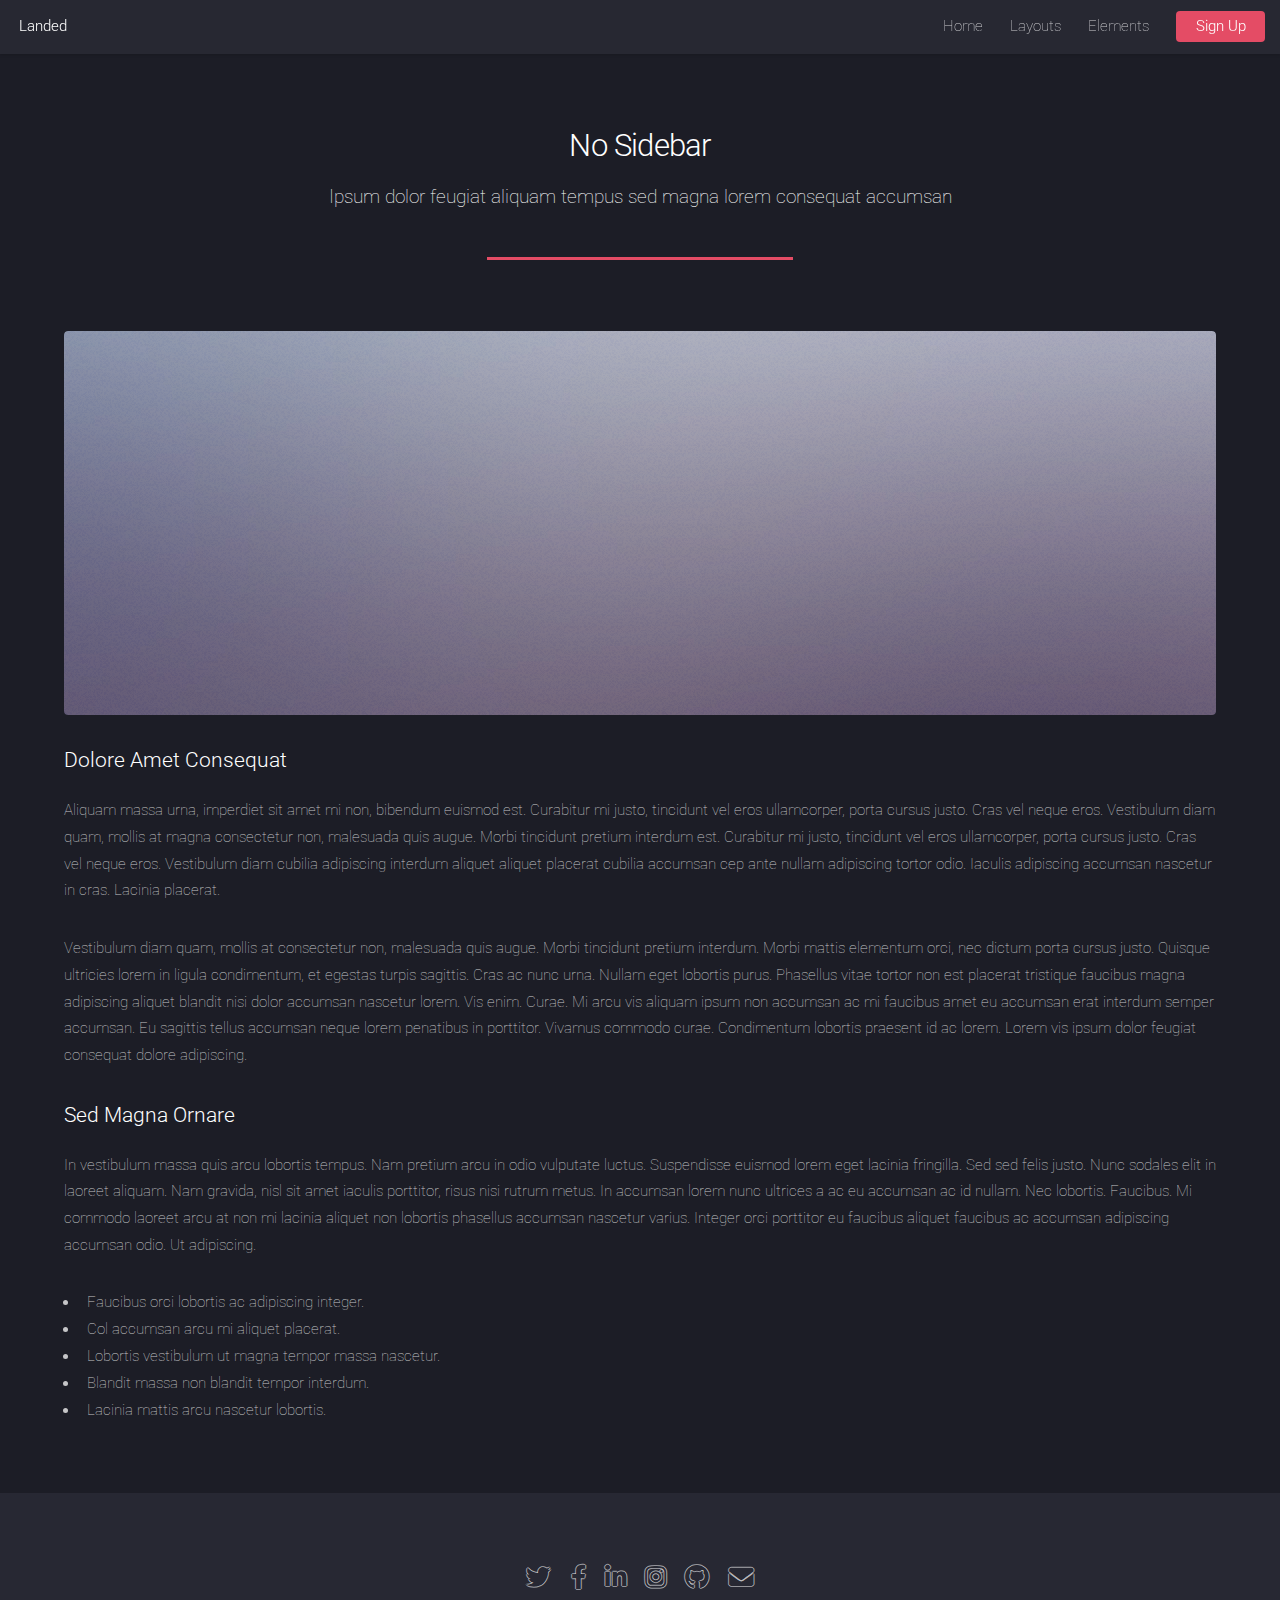
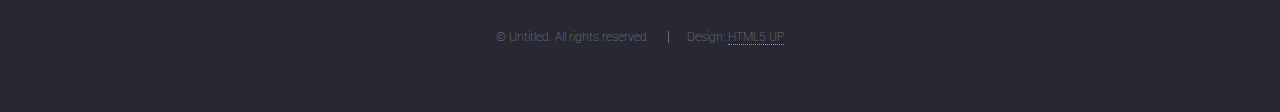
<file: no-sidebar.html>
<!DOCTYPE HTML>
<!--
	Landed by HTML5 UP
	html5up.net | @ajlkn
	Free for personal and commercial use under the CCA 3.0 license (html5up.net/license)
-->
<html>
	<head>
		<title>No Sidebar - Landed by HTML5 UP</title>
		<meta charset="utf-8" />
		<meta name="viewport" content="width=device-width, initial-scale=1, user-scalable=no" />
		<link rel="stylesheet" href="assets/css/main.css" />
		<noscript><link rel="stylesheet" href="assets/css/noscript.css" /></noscript>
	</head>
	<body class="is-preload">
		<div id="page-wrapper">

			<!-- Header -->
				<header id="header">
					<h1 id="logo"><a href="index.html">Landed</a></h1>
					<nav id="nav">
						<ul>
							<li><a href="index.html">Home</a></li>
							<li>
								<a href="#">Layouts</a>
								<ul>
									<li><a href="left-sidebar.html">Left Sidebar</a></li>
									<li><a href="right-sidebar.html">Right Sidebar</a></li>
									<li><a href="no-sidebar.html">No Sidebar</a></li>
									<li>
										<a href="#">Submenu</a>
										<ul>
											<li><a href="#">Option 1</a></li>
											<li><a href="#">Option 2</a></li>
											<li><a href="#">Option 3</a></li>
											<li><a href="#">Option 4</a></li>
										</ul>
									</li>
								</ul>
							</li>
							<li><a href="elements.html">Elements</a></li>
							<li><a href="#" class="button primary">Sign Up</a></li>
						</ul>
					</nav>
				</header>

			<!-- Main -->
				<div id="main" class="wrapper style1">
					<div class="container">
						<header class="major">
							<h2>No Sidebar</h2>
							<p>Ipsum dolor feugiat aliquam tempus sed magna lorem consequat accumsan</p>
						</header>

						<!-- Content -->
							<section id="content">
								<a href="#" class="image fit"><img src="images/pic07.jpg" alt="" /></a>
								<h3>Dolore Amet Consequat</h3>
								<p>Aliquam massa urna, imperdiet sit amet mi non, bibendum euismod est. Curabitur mi justo, tincidunt vel eros ullamcorper, porta cursus justo. Cras vel neque eros. Vestibulum diam quam, mollis at magna consectetur non, malesuada quis augue. Morbi tincidunt pretium interdum est. Curabitur mi justo, tincidunt vel eros ullamcorper, porta cursus justo. Cras vel neque eros. Vestibulum diam cubilia adipiscing interdum aliquet aliquet placerat cubilia accumsan cep ante nullam adipiscing tortor odio. Iaculis adipiscing accumsan nascetur in cras. Lacinia placerat.</p>
								<p>Vestibulum diam quam, mollis at consectetur non, malesuada quis augue. Morbi tincidunt pretium interdum. Morbi mattis elementum orci, nec dictum porta cursus justo. Quisque ultricies lorem in ligula condimentum, et egestas turpis sagittis. Cras ac nunc urna. Nullam eget lobortis purus. Phasellus vitae tortor non est placerat tristique faucibus magna adipiscing aliquet blandit nisi dolor accumsan nascetur lorem. Vis enim. Curae. Mi arcu vis aliquam ipsum non accumsan ac mi faucibus amet eu accumsan erat interdum semper accumsan. Eu sagittis tellus accumsan neque lorem penatibus in porttitor. Vivamus commodo curae. Condimentum lobortis praesent id ac lorem. Lorem vis ipsum dolor feugiat consequat dolore adipiscing.</p>
								<h3>Sed Magna Ornare</h3>
								<p>In vestibulum massa quis arcu lobortis tempus. Nam pretium arcu in odio vulputate luctus. Suspendisse euismod lorem eget lacinia fringilla. Sed sed felis justo. Nunc sodales elit in laoreet aliquam. Nam gravida, nisl sit amet iaculis porttitor, risus nisi rutrum metus. In accumsan lorem nunc ultrices a ac eu accumsan ac id nullam. Nec lobortis. Faucibus. Mi commodo laoreet arcu at non mi lacinia aliquet non lobortis phasellus accumsan nascetur varius. Integer orci porttitor eu faucibus aliquet faucibus ac accumsan adipiscing accumsan odio. Ut adipiscing.</p>
								<ul>
									<li>Faucibus orci lobortis ac adipiscing integer.</li>
									<li>Col accumsan arcu mi aliquet placerat.</li>
									<li>Lobortis vestibulum ut magna tempor massa nascetur.</li>
									<li>Blandit massa non blandit tempor interdum.</li>
									<li>Lacinia mattis arcu nascetur lobortis.</li>
								</ul>
							</section>

					</div>
				</div>

			<!-- Footer -->
				<footer id="footer">
					<ul class="icons">
						<li><a href="#" class="icon brands alt fa-twitter"><span class="label">Twitter</span></a></li>
						<li><a href="#" class="icon brands alt fa-facebook-f"><span class="label">Facebook</span></a></li>
						<li><a href="#" class="icon brands alt fa-linkedin-in"><span class="label">LinkedIn</span></a></li>
						<li><a href="#" class="icon brands alt fa-instagram"><span class="label">Instagram</span></a></li>
						<li><a href="#" class="icon brands alt fa-github"><span class="label">GitHub</span></a></li>
						<li><a href="#" class="icon solid alt fa-envelope"><span class="label">Email</span></a></li>
					</ul>
					<ul class="copyright">
						<li>&copy; Untitled. All rights reserved.</li><li>Design: <a href="http://html5up.net">HTML5 UP</a></li>
					</ul>
				</footer>

		</div>

		<!-- Scripts -->
			<script src="assets/js/jquery.min.js"></script>
			<script src="assets/js/jquery.scrolly.min.js"></script>
			<script src="assets/js/jquery.dropotron.min.js"></script>
			<script src="assets/js/jquery.scrollex.min.js"></script>
			<script src="assets/js/browser.min.js"></script>
			<script src="assets/js/breakpoints.min.js"></script>
			<script src="assets/js/util.js"></script>
			<script src="assets/js/main.js"></script>

	</body>
</html>
</file>
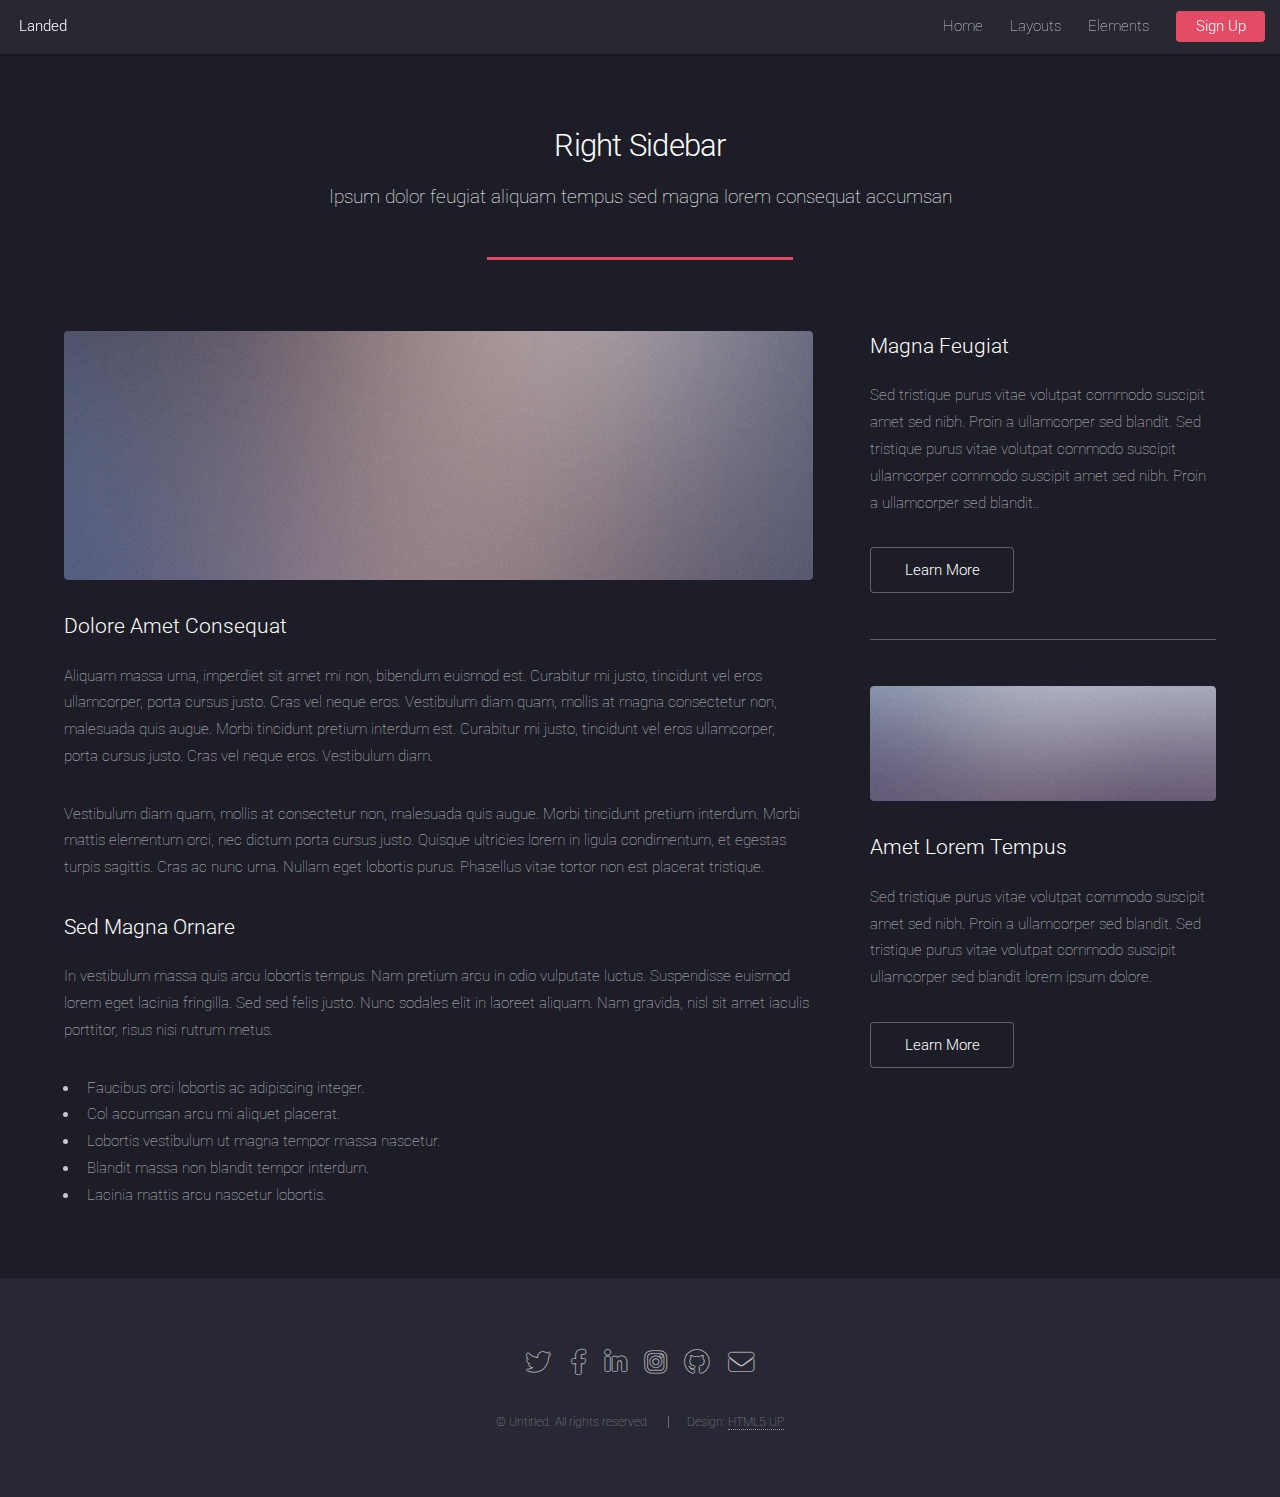
<file: right-sidebar.html>
<!DOCTYPE HTML>
<!--
	Landed by HTML5 UP
	html5up.net | @ajlkn
	Free for personal and commercial use under the CCA 3.0 license (html5up.net/license)
-->
<html>
	<head>
		<title>Right Sidebar - Landed by HTML5 UP</title>
		<meta charset="utf-8" />
		<meta name="viewport" content="width=device-width, initial-scale=1, user-scalable=no" />
		<link rel="stylesheet" href="assets/css/main.css" />
		<noscript><link rel="stylesheet" href="assets/css/noscript.css" /></noscript>
	</head>
	<body class="is-preload">
		<div id="page-wrapper">

			<!-- Header -->
				<header id="header">
					<h1 id="logo"><a href="index.html">Landed</a></h1>
					<nav id="nav">
						<ul>
							<li><a href="index.html">Home</a></li>
							<li>
								<a href="#">Layouts</a>
								<ul>
									<li><a href="left-sidebar.html">Left Sidebar</a></li>
									<li><a href="right-sidebar.html">Right Sidebar</a></li>
									<li><a href="no-sidebar.html">No Sidebar</a></li>
									<li>
										<a href="#">Submenu</a>
										<ul>
											<li><a href="#">Option 1</a></li>
											<li><a href="#">Option 2</a></li>
											<li><a href="#">Option 3</a></li>
											<li><a href="#">Option 4</a></li>
										</ul>
									</li>
								</ul>
							</li>
							<li><a href="elements.html">Elements</a></li>
							<li><a href="#" class="button primary">Sign Up</a></li>
						</ul>
					</nav>
				</header>

			<!-- Main -->
				<div id="main" class="wrapper style1">
					<div class="container">
						<header class="major">
							<h2>Right Sidebar</h2>
							<p>Ipsum dolor feugiat aliquam tempus sed magna lorem consequat accumsan</p>
						</header>
						<div class="row gtr-150">
							<div class="col-8 col-12-medium">

								<!-- Content -->
									<section id="content">
										<a href="#" class="image fit"><img src="images/pic06.jpg" alt="" /></a>
										<h3>Dolore Amet Consequat</h3>
										<p>Aliquam massa urna, imperdiet sit amet mi non, bibendum euismod est. Curabitur mi justo, tincidunt vel eros ullamcorper, porta cursus justo. Cras vel neque eros. Vestibulum diam quam, mollis at magna consectetur non, malesuada quis augue. Morbi tincidunt pretium interdum est. Curabitur mi justo, tincidunt vel eros ullamcorper, porta cursus justo. Cras vel neque eros. Vestibulum diam.</p>
										<p>Vestibulum diam quam, mollis at consectetur non, malesuada quis augue. Morbi tincidunt pretium interdum. Morbi mattis elementum orci, nec dictum porta cursus justo. Quisque ultricies lorem in ligula condimentum, et egestas turpis sagittis. Cras ac nunc urna. Nullam eget lobortis purus. Phasellus vitae tortor non est placerat tristique.</p>
										<h3>Sed Magna Ornare</h3>
										<p>In vestibulum massa quis arcu lobortis tempus. Nam pretium arcu in odio vulputate luctus. Suspendisse euismod lorem eget lacinia fringilla. Sed sed felis justo. Nunc sodales elit in laoreet aliquam. Nam gravida, nisl sit amet iaculis porttitor, risus nisi rutrum metus.</p>
										<ul>
											<li>Faucibus orci lobortis ac adipiscing integer.</li>
											<li>Col accumsan arcu mi aliquet placerat.</li>
											<li>Lobortis vestibulum ut magna tempor massa nascetur.</li>
											<li>Blandit massa non blandit tempor interdum.</li>
											<li>Lacinia mattis arcu nascetur lobortis.</li>
										</ul>
									</section>

							</div>
							<div class="col-4 col-12-medium">

								<!-- Sidebar -->
									<section id="sidebar">
										<section>
											<h3>Magna Feugiat</h3>
											<p>Sed tristique purus vitae volutpat commodo suscipit amet sed nibh. Proin a ullamcorper sed blandit. Sed tristique purus vitae volutpat commodo suscipit ullamcorper commodo suscipit amet sed nibh. Proin a ullamcorper sed blandit..</p>
											<footer>
												<ul class="actions">
													<li><a href="#" class="button">Learn More</a></li>
												</ul>
											</footer>
										</section>
										<hr />
										<section>
											<a href="#" class="image fit"><img src="images/pic07.jpg" alt="" /></a>
											<h3>Amet Lorem Tempus</h3>
											<p>Sed tristique purus vitae volutpat commodo suscipit amet sed nibh. Proin a ullamcorper sed blandit. Sed tristique purus vitae volutpat commodo suscipit ullamcorper sed blandit lorem ipsum dolore.</p>
											<footer>
												<ul class="actions">
													<li><a href="#" class="button">Learn More</a></li>
												</ul>
											</footer>
										</section>
									</section>

							</div>
						</div>
					</div>
				</div>

			<!-- Footer -->
				<footer id="footer">
					<ul class="icons">
						<li><a href="#" class="icon brands alt fa-twitter"><span class="label">Twitter</span></a></li>
						<li><a href="#" class="icon brands alt fa-facebook-f"><span class="label">Facebook</span></a></li>
						<li><a href="#" class="icon brands alt fa-linkedin-in"><span class="label">LinkedIn</span></a></li>
						<li><a href="#" class="icon brands alt fa-instagram"><span class="label">Instagram</span></a></li>
						<li><a href="#" class="icon brands alt fa-github"><span class="label">GitHub</span></a></li>
						<li><a href="#" class="icon solid alt fa-envelope"><span class="label">Email</span></a></li>
					</ul>
					<ul class="copyright">
						<li>&copy; Untitled. All rights reserved.</li><li>Design: <a href="http://html5up.net">HTML5 UP</a></li>
					</ul>
				</footer>

		</div>

		<!-- Scripts -->
			<script src="assets/js/jquery.min.js"></script>
			<script src="assets/js/jquery.scrolly.min.js"></script>
			<script src="assets/js/jquery.dropotron.min.js"></script>
			<script src="assets/js/jquery.scrollex.min.js"></script>
			<script src="assets/js/browser.min.js"></script>
			<script src="assets/js/breakpoints.min.js"></script>
			<script src="assets/js/util.js"></script>
			<script src="assets/js/main.js"></script>

	</body>
</html>
</file>
<file: assets/css/noscript.css>
/*
	Landed by HTML5 UP
	html5up.net | @ajlkn
	Free for personal and commercial use under the CCA 3.0 license (html5up.net/license)
*/

/* Loader */

	body.landing.is-preload:before {
		display: none;
	}

	body.landing.is-preload:after {
		display: none;
	}
</file>
<file: Employee/Intern/styles.css>
body {
    background-color: #f8f9fa;
    font-family: 'Segoe UI', Tahoma, Geneva, Verdana, sans-serif;
}

.card {
    border-radius: 10px;
    border: none;
    box-shadow: 0px 4px 10px rgba(0, 0, 0, 0.1);
}

.card-header {
    border-top-left-radius: 10px;
    border-top-right-radius: 10px;
    background-color: #007bff;
    color: white;
    padding: 20px;
    font-size: 1.5rem;
    display: flex;
    justify-content: space-between;
    align-items: center;
}

.card-body {
    padding: 20px;
}

#file {
    margin-top: 10px;
}

#file-list p {
    margin: 5px 0;
    font-size: 0.9rem;
    color: #555;
}

#submit-btn {
    border-radius: 5px;
    margin-top: 20px;
    padding: 10px;
    font-size: 1.1rem;
}

#comment {
    margin-top: 10px;
    border-radius: 5px;
    border: 1px solid #ced4da;
}

#comment-history {
    margin-top: 20px;
}

#comment-list li {
    margin-bottom: 10px;
    padding: 10px;
    background-color: #e9ecef;
    border-radius: 5px;
    font-size: 0.9rem;
    position: relative;
}

#comment-list li button {
    position: absolute;
    top: 5px;
    right: 10px;
    font-size: 0.8rem;
}

.progress {
    height: 20px;
    margin-top: 20px;
}

.progress-bar {
    background-color: #28a745;
}

#notification {
    margin-top: 20px;
    border-radius: 5px;
}

.task-overview {
    margin-top: 30px;
}

.task-overview h4 {
    margin-bottom: 20px;
    font-size: 1.3rem;
}

.task-overview .list-group-item {
    display: flex;
    justify-content: space-between;
    align-items: center;
    padding: 10px 15px;
    background-color: #f8f9fa;
    border: 1px solid #dee2e6;
    border-radius: 5px;
    font-size: 0.95rem;
}

.task-overview .badge {
    padding: 5px 10px;
    font-size: 0.85rem;
}


/* Styling for the class "mehub" */
.mehub {
    background-color: #f0f0f0;
    padding: 20px;
    border-radius: 10px;
    font-size: 16px;
    color: #333;
    text-align: center;
}

#mehub {
    background-color: #ffcc00;
    padding: 30px;
    border-radius: 15px;
    font-size: 18px;
    color: #000;
    text-align: left;
}
</file>
<file: assets/css/main.css>
@import url("fontawesome-all.min.css");
@import url("https://fonts.googleapis.com/css?family=Roboto:100,300,100italic,300italic");

/*
	Landed by HTML5 UP
	html5up.net | @ajlkn
	Free for personal and commercial use under the CCA 3.0 license (html5up.net/license)
*/

html, body, div, span, applet, object,
iframe, h1, h2, h3, h4, h5, h6, p, blockquote,
pre, a, abbr, acronym, address, big, cite,
code, del, dfn, em, img, ins, kbd, q, s, samp,
small, strike, strong, sub, sup, tt, var, b,
u, i, center, dl, dt, dd, ol, ul, li, fieldset,
form, label, legend, table, caption, tbody,
tfoot, thead, tr, th, td, article, aside,
canvas, details, embed, figure, figcaption,
footer, header, hgroup, menu, nav, output, ruby,
section, summary, time, mark, audio, video {
	margin: 0;
	padding: 0;
	border: 0;
	font-size: 100%;
	font: inherit;
	vertical-align: baseline;}

article, aside, details, figcaption, figure,
footer, header, hgroup, menu, nav, section {
	display: block;}

body {
	line-height: 1;
}

ol, ul {
	list-style: none;
}

blockquote, q {
	quotes: none;
}

	blockquote:before, blockquote:after, q:before, q:after {
		content: '';
		content: none;
	}

table {
	border-collapse: collapse;
	border-spacing: 0;
}

body {
	-webkit-text-size-adjust: none;
}

mark {
	background-color: transparent;
	color: inherit;
}

input::-moz-focus-inner {
	border: 0;
	padding: 0;
}

input, select, textarea {
	-moz-appearance: none;
	-webkit-appearance: none;
	-ms-appearance: none;
	appearance: none;
}

/* Basic */

	html {
		box-sizing: border-box;
	}

	*, *:before, *:after {
		box-sizing: inherit;
	}

	html, body {
		background: #1c1d26;
	}

	body.is-preload *, body.is-preload *:before, body.is-preload *:after {
		-moz-animation: none !important;
		-webkit-animation: none !important;
		-ms-animation: none !important;
		animation: none !important;
		-moz-transition: none !important;
		-webkit-transition: none !important;
		-ms-transition: none !important;
		transition: none !important;
	}

	body, input, select, textarea {
		color: rgba(255, 255, 255, 0.75);
		font-family: "Roboto", Helvetica, sans-serif;
		font-size: 15pt;
		font-weight: 100;
		line-height: 1.75em;
	}

	a {
		-moz-transition: border-color 0.2s ease-in-out, color 0.2s ease-in-out;
		-webkit-transition: border-color 0.2s ease-in-out, color 0.2s ease-in-out;
		-ms-transition: border-color 0.2s ease-in-out, color 0.2s ease-in-out;
		transition: border-color 0.2s ease-in-out, color 0.2s ease-in-out;
		border-bottom: dotted 1px;
		color: #e44c65;
		text-decoration: none;
	}

		a:hover {
			color: #e44c65 !important;
			border-bottom-color: transparent;
		}

	strong, b {
		color: #ffffff;
		font-weight: 300;
	}

	em, i {
		font-style: italic;
	}

	p {
		margin: 0 0 2em 0;
	}

	h1, h2, h3, h4, h5, h6 {
		color: #ffffff;
		font-weight: 300;
		line-height: 1em;
		margin: 0 0 1em 0;
	}

		h1 a, h2 a, h3 a, h4 a, h5 a, h6 a {
			color: inherit;
			border: 0;
		}

	h2 {
		font-size: 2em;
		line-height: 1.5em;
		letter-spacing: -0.025em;
	}

	h3 {
		font-size: 1.35em;
		line-height: 1.5em;
	}

	h4 {
		font-size: 1.1em;
		line-height: 1.5em;
	}

	h5 {
		font-size: 0.9em;
		line-height: 1.5em;
	}

	h6 {
		font-size: 0.7em;
		line-height: 1.5em;
	}

	sub {
		font-size: 0.8em;
		position: relative;
		top: 0.5em;
	}

	sup {
		font-size: 0.8em;
		position: relative;
		top: -0.5em;
	}

	hr {
		border: 0;
		border-bottom: solid 1px rgba(255, 255, 255, 0.3);
		margin: 3em 0;
	}

		hr.major {
			margin: 4em 0;
		}

	blockquote {
		border-left: solid 4px rgba(255, 255, 255, 0.3);
		font-style: italic;
		margin: 0 0 2em 0;
		padding: 0.5em 0 0.5em 2em;
	}

	code {
		background: rgba(255, 255, 255, 0.075);
		border-radius: 4px;
		font-family: "Courier New", monospace;
		font-size: 0.9em;
		margin: 0 0.25em;
		padding: 0.25em 0.65em;
	}

	pre {
		-webkit-overflow-scrolling: touch;
		font-family: "Courier New", monospace;
		font-size: 0.9em;
		margin: 0 0 2em 0;
	}

		pre code {
			display: block;
			line-height: 1.75em;
			padding: 1em 1.5em;
			overflow-x: auto;
		}

	.align-left {
		text-align: left;
	}

	.align-center {
		text-align: center;
	}

	.align-right {
		text-align: right;
	}

/* Loader */

	@-moz-keyframes spinner-show {
		0% {
			opacity: 0;
		}

		100% {
			opacity: 1;
		}
	}

	@-webkit-keyframes spinner-show {
		0% {
			opacity: 0;
		}

		100% {
			opacity: 1;
		}
	}

	@-ms-keyframes spinner-show {
		0% {
			opacity: 0;
		}

		100% {
			opacity: 1;
		}
	}

	@keyframes spinner-show {
		0% {
			opacity: 0;
		}

		100% {
			opacity: 1;
		}
	}

	@-moz-keyframes spinner-hide {
		0% {
			color: rgba(255, 255, 255, 0.15);
			z-index: 100001;
			-moz-transform: scale(1) rotate(0deg);
			-webkit-transform: scale(1) rotate(0deg);
			-ms-transform: scale(1) rotate(0deg);
			transform: scale(1) rotate(0deg);
		}

		99% {
			color: #1c1d26;
			z-index: 100001;
			-moz-transform: scale(0.5) rotate(360deg);
			-webkit-transform: scale(0.5) rotate(360deg);
			-ms-transform: scale(0.5) rotate(360deg);
			transform: scale(0.5) rotate(360deg);
		}

		100% {
			color: #1c1d26;
			z-index: -1;
			-moz-transform: scale(0.5) rotate(360deg);
			-webkit-transform: scale(0.5) rotate(360deg);
			-ms-transform: scale(0.5) rotate(360deg);
			transform: scale(0.5) rotate(360deg);
		}
	}

	@-webkit-keyframes spinner-hide {
		0% {
			color: rgba(255, 255, 255, 0.15);
			z-index: 100001;
			-moz-transform: scale(1) rotate(0deg);
			-webkit-transform: scale(1) rotate(0deg);
			-ms-transform: scale(1) rotate(0deg);
			transform: scale(1) rotate(0deg);
		}

		99% {
			color: #1c1d26;
			z-index: 100001;
			-moz-transform: scale(0.5) rotate(360deg);
			-webkit-transform: scale(0.5) rotate(360deg);
			-ms-transform: scale(0.5) rotate(360deg);
			transform: scale(0.5) rotate(360deg);
		}

		100% {
			color: #1c1d26;
			z-index: -1;
			-moz-transform: scale(0.5) rotate(360deg);
			-webkit-transform: scale(0.5) rotate(360deg);
			-ms-transform: scale(0.5) rotate(360deg);
			transform: scale(0.5) rotate(360deg);
		}
	}

	@-ms-keyframes spinner-hide {
		0% {
			color: rgba(255, 255, 255, 0.15);
			z-index: 100001;
			-moz-transform: scale(1) rotate(0deg);
			-webkit-transform: scale(1) rotate(0deg);
			-ms-transform: scale(1) rotate(0deg);
			transform: scale(1) rotate(0deg);
		}

		99% {
			color: #1c1d26;
			z-index: 100001;
			-moz-transform: scale(0.5) rotate(360deg);
			-webkit-transform: scale(0.5) rotate(360deg);
			-ms-transform: scale(0.5) rotate(360deg);
			transform: scale(0.5) rotate(360deg);
		}

		100% {
			color: #1c1d26;
			z-index: -1;
			-moz-transform: scale(0.5) rotate(360deg);
			-webkit-transform: scale(0.5) rotate(360deg);
			-ms-transform: scale(0.5) rotate(360deg);
			transform: scale(0.5) rotate(360deg);
		}
	}

	@keyframes spinner-hide {
		0% {
			color: rgba(255, 255, 255, 0.15);
			z-index: 100001;
			-moz-transform: scale(1) rotate(0deg);
			-webkit-transform: scale(1) rotate(0deg);
			-ms-transform: scale(1) rotate(0deg);
			transform: scale(1) rotate(0deg);
		}

		99% {
			color: #1c1d26;
			z-index: 100001;
			-moz-transform: scale(0.5) rotate(360deg);
			-webkit-transform: scale(0.5) rotate(360deg);
			-ms-transform: scale(0.5) rotate(360deg);
			transform: scale(0.5) rotate(360deg);
		}

		100% {
			color: #1c1d26;
			z-index: -1;
			-moz-transform: scale(0.5) rotate(360deg);
			-webkit-transform: scale(0.5) rotate(360deg);
			-ms-transform: scale(0.5) rotate(360deg);
			transform: scale(0.5) rotate(360deg);
		}
	}

	@-moz-keyframes spinner-rotate {
		0% {
			-moz-transform: scale(1) rotate(0deg);
			-webkit-transform: scale(1) rotate(0deg);
			-ms-transform: scale(1) rotate(0deg);
			transform: scale(1) rotate(0deg);
		}

		100% {
			-moz-transform: scale(1) rotate(360deg);
			-webkit-transform: scale(1) rotate(360deg);
			-ms-transform: scale(1) rotate(360deg);
			transform: scale(1) rotate(360deg);
		}
	}

	@-webkit-keyframes spinner-rotate {
		0% {
			-moz-transform: scale(1) rotate(0deg);
			-webkit-transform: scale(1) rotate(0deg);
			-ms-transform: scale(1) rotate(0deg);
			transform: scale(1) rotate(0deg);
		}

		100% {
			-moz-transform: scale(1) rotate(360deg);
			-webkit-transform: scale(1) rotate(360deg);
			-ms-transform: scale(1) rotate(360deg);
			transform: scale(1) rotate(360deg);
		}
	}

	@-ms-keyframes spinner-rotate {
		0% {
			-moz-transform: scale(1) rotate(0deg);
			-webkit-transform: scale(1) rotate(0deg);
			-ms-transform: scale(1) rotate(0deg);
			transform: scale(1) rotate(0deg);
		}

		100% {
			-moz-transform: scale(1) rotate(360deg);
			-webkit-transform: scale(1) rotate(360deg);
			-ms-transform: scale(1) rotate(360deg);
			transform: scale(1) rotate(360deg);
		}
	}

	@keyframes spinner-rotate {
		0% {
			-moz-transform: scale(1) rotate(0deg);
			-webkit-transform: scale(1) rotate(0deg);
			-ms-transform: scale(1) rotate(0deg);
			transform: scale(1) rotate(0deg);
		}

		100% {
			-moz-transform: scale(1) rotate(360deg);
			-webkit-transform: scale(1) rotate(360deg);
			-ms-transform: scale(1) rotate(360deg);
			transform: scale(1) rotate(360deg);
		}
	}

	@-moz-keyframes overlay-hide {
		0% {
			opacity: 1;
			z-index: 100000;
		}

		15% {
			opacity: 1;
			z-index: 100000;
		}

		99% {
			opacity: 0;
			z-index: 100000;
		}

		100% {
			opacity: 0;
			z-index: -1;
		}
	}

	@-webkit-keyframes overlay-hide {
		0% {
			opacity: 1;
			z-index: 100000;
		}

		15% {
			opacity: 1;
			z-index: 100000;
		}

		99% {
			opacity: 0;
			z-index: 100000;
		}

		100% {
			opacity: 0;
			z-index: -1;
		}
	}

	@-ms-keyframes overlay-hide {
		0% {
			opacity: 1;
			z-index: 100000;
		}

		15% {
			opacity: 1;
			z-index: 100000;
		}

		99% {
			opacity: 0;
			z-index: 100000;
		}

		100% {
			opacity: 0;
			z-index: -1;
		}
	}

	@keyframes overlay-hide {
		0% {
			opacity: 1;
			z-index: 100000;
		}

		15% {
			opacity: 1;
			z-index: 100000;
		}

		99% {
			opacity: 0;
			z-index: 100000;
		}

		100% {
			opacity: 0;
			z-index: -1;
		}
	}

	body.landing {
		text-decoration: none;
	}

		body.landing:before {
			-moz-osx-font-smoothing: grayscale;
			-webkit-font-smoothing: antialiased;
			display: inline-block;
			font-style: normal;
			font-variant: normal;
			text-rendering: auto;
			line-height: 1;
			text-transform: none !important;
			font-family: 'Font Awesome 5 Free';
			font-weight: 900;
		}

		body.landing:before {
			-moz-animation: spinner-show 1.5s 1 0.25s ease forwards, spinner-hide 0.25s ease-in-out forwards !important;
			-webkit-animation: spinner-show 1.5s 1 0.25s ease forwards, spinner-hide 0.25s ease-in-out forwards !important;
			-ms-animation: spinner-show 1.5s 1 0.25s ease forwards, spinner-hide 0.25s ease-in-out forwards !important;
			animation: spinner-show 1.5s 1 0.25s ease forwards, spinner-hide 0.25s ease-in-out forwards !important;
			-moz-transform-origin: 50% 50%;
			-webkit-transform-origin: 50% 50%;
			-ms-transform-origin: 50% 50%;
			transform-origin: 50% 50%;
			color: rgba(255, 255, 255, 0.15);
			content: '\f1ce';
			cursor: default;
			display: block;
			font-size: 2em;
			height: 2em;
			left: 50%;
			line-height: 2em;
			margin: -1em 0 0 -1em;
			opacity: 0;
			position: fixed;
			text-align: center;
			top: 50%;
			width: 2em;
			z-index: -1;
		}

		body.landing:after {
			-moz-animation: overlay-hide 1.5s ease-in forwards !important;
			-webkit-animation: overlay-hide 1.5s ease-in forwards !important;
			-ms-animation: overlay-hide 1.5s ease-in forwards !important;
			animation: overlay-hide 1.5s ease-in forwards !important;
			background: #1c1d26;
			content: '';
			display: block;
			height: 100%;
			left: 0;
			opacity: 0;
			position: fixed;
			top: 0;
			width: 100%;
			z-index: -1;
		}

		body.landing.is-preload:before {
			-moz-animation: spinner-show 1.5s 1 0.25s ease forwards, spinner-rotate 0.75s infinite linear !important;
			-webkit-animation: spinner-show 1.5s 1 0.25s ease forwards, spinner-rotate 0.75s infinite linear !important;
			-ms-animation: spinner-show 1.5s 1 0.25s ease forwards, spinner-rotate 0.75s infinite linear !important;
			animation: spinner-show 1.5s 1 0.25s ease forwards, spinner-rotate 0.75s infinite linear !important;
			z-index: 100001;
		}

		body.landing.is-preload:after {
			-moz-animation: none !important;
			-webkit-animation: none !important;
			-ms-animation: none !important;
			animation: none !important;
			opacity: 1;
			z-index: 100000;
		}

	@media (-webkit-min-device-pixel-ratio: 2) {

		body.landing:before {
			line-height: 2.025em;
		}

	}

/* Container */

	.container {
		margin: 0 auto;
		max-width: calc(100% - 4em);
		width: 70em;
	}

		.container.xsmall {
			width: 17.5em;
		}

		.container.small {
			width: 35em;
		}

		.container.medium {
			width: 52.5em;
		}

		.container.large {
			width: 87.5em;
		}

		.container.xlarge {
			width: 105em;
		}

		.container.max {
			width: 100%;
		}

		@media screen and (max-width: 1280px) {

			.container {
				width: 90%;
				max-width: 100%;
			}

		}

		@media screen and (max-width: 980px) {

			.container {
				width: 100% !important;
			}

		}

/* Row */

	.row {
		display: flex;
		flex-wrap: wrap;
		box-sizing: border-box;
		align-items: stretch;
	}

		.row > * {
			box-sizing: border-box;
		}

		.row.gtr-uniform > * > :last-child {
			margin-bottom: 0;
		}

		.row.aln-left {
			justify-content: flex-start;
		}

		.row.aln-center {
			justify-content: center;
		}

		.row.aln-right {
			justify-content: flex-end;
		}

		.row.aln-top {
			align-items: flex-start;
		}

		.row.aln-middle {
			align-items: center;
		}

		.row.aln-bottom {
			align-items: flex-end;
		}

		.row > .imp {
			order: -1;
		}

		.row > .col-1 {
			width: 8.33333%;
		}

		.row > .off-1 {
			margin-left: 8.33333%;
		}

		.row > .col-2 {
			width: 16.66667%;
		}

		.row > .off-2 {
			margin-left: 16.66667%;
		}

		.row > .col-3 {
			width: 25%;
		}

		.row > .off-3 {
			margin-left: 25%;
		}

		.row > .col-4 {
			width: 33.33333%;
		}

		.row > .off-4 {
			margin-left: 33.33333%;
		}

		.row > .col-5 {
			width: 41.66667%;
		}

		.row > .off-5 {
			margin-left: 41.66667%;
		}

		.row > .col-6 {
			width: 50%;
		}

		.row > .off-6 {
			margin-left: 50%;
		}

		.row > .col-7 {
			width: 58.33333%;
		}

		.row > .off-7 {
			margin-left: 58.33333%;
		}

		.row > .col-8 {
			width: 66.66667%;
		}

		.row > .off-8 {
			margin-left: 66.66667%;
		}

		.row > .col-9 {
			width: 75%;
		}

		.row > .off-9 {
			margin-left: 75%;
		}

		.row > .col-10 {
			width: 83.33333%;
		}

		.row > .off-10 {
			margin-left: 83.33333%;
		}

		.row > .col-11 {
			width: 91.66667%;
		}

		.row > .off-11 {
			margin-left: 91.66667%;
		}

		.row > .col-12 {
			width: 100%;
		}

		.row > .off-12 {
			margin-left: 100%;
		}

		.row.gtr-0 {
			margin-top: 0;
			margin-left: 0em;
		}

			.row.gtr-0 > * {
				padding: 0 0 0 0em;
			}

			.row.gtr-0.gtr-uniform {
				margin-top: 0em;
			}

				.row.gtr-0.gtr-uniform > * {
					padding-top: 0em;
				}

		.row.gtr-25 {
			margin-top: 0;
			margin-left: -0.625em;
		}

			.row.gtr-25 > * {
				padding: 0 0 0 0.625em;
			}

			.row.gtr-25.gtr-uniform {
				margin-top: -0.625em;
			}

				.row.gtr-25.gtr-uniform > * {
					padding-top: 0.625em;
				}

		.row.gtr-50 {
			margin-top: 0;
			margin-left: -1.25em;
		}

			.row.gtr-50 > * {
				padding: 0 0 0 1.25em;
			}

			.row.gtr-50.gtr-uniform {
				margin-top: -1.25em;
			}

				.row.gtr-50.gtr-uniform > * {
					padding-top: 1.25em;
				}

		.row {
			margin-top: 0;
			margin-left: -2.5em;
		}

			.row > * {
				padding: 0 0 0 2.5em;
			}

			.row.gtr-uniform {
				margin-top: -2.5em;
			}

				.row.gtr-uniform > * {
					padding-top: 2.5em;
				}

		.row.gtr-150 {
			margin-top: 0;
			margin-left: -3.75em;
		}

			.row.gtr-150 > * {
				padding: 0 0 0 3.75em;
			}

			.row.gtr-150.gtr-uniform {
				margin-top: -3.75em;
			}

				.row.gtr-150.gtr-uniform > * {
					padding-top: 3.75em;
				}

		.row.gtr-200 {
			margin-top: 0;
			margin-left: -5em;
		}

			.row.gtr-200 > * {
				padding: 0 0 0 5em;
			}

			.row.gtr-200.gtr-uniform {
				margin-top: -5em;
			}

				.row.gtr-200.gtr-uniform > * {
					padding-top: 5em;
				}

		@media screen and (max-width: 1680px) {

			.row {
				display: flex;
				flex-wrap: wrap;
				box-sizing: border-box;
				align-items: stretch;
			}

				.row > * {
					box-sizing: border-box;
				}

				.row.gtr-uniform > * > :last-child {
					margin-bottom: 0;
				}

				.row.aln-left {
					justify-content: flex-start;
				}

				.row.aln-center {
					justify-content: center;
				}

				.row.aln-right {
					justify-content: flex-end;
				}

				.row.aln-top {
					align-items: flex-start;
				}

				.row.aln-middle {
					align-items: center;
				}

				.row.aln-bottom {
					align-items: flex-end;
				}

				.row > .imp-xlarge {
					order: -1;
				}

				.row > .col-1-xlarge {
					width: 8.33333%;
				}

				.row > .off-1-xlarge {
					margin-left: 8.33333%;
				}

				.row > .col-2-xlarge {
					width: 16.66667%;
				}

				.row > .off-2-xlarge {
					margin-left: 16.66667%;
				}

				.row > .col-3-xlarge {
					width: 25%;
				}

				.row > .off-3-xlarge {
					margin-left: 25%;
				}

				.row > .col-4-xlarge {
					width: 33.33333%;
				}

				.row > .off-4-xlarge {
					margin-left: 33.33333%;
				}

				.row > .col-5-xlarge {
					width: 41.66667%;
				}

				.row > .off-5-xlarge {
					margin-left: 41.66667%;
				}

				.row > .col-6-xlarge {
					width: 50%;
				}

				.row > .off-6-xlarge {
					margin-left: 50%;
				}

				.row > .col-7-xlarge {
					width: 58.33333%;
				}

				.row > .off-7-xlarge {
					margin-left: 58.33333%;
				}

				.row > .col-8-xlarge {
					width: 66.66667%;
				}

				.row > .off-8-xlarge {
					margin-left: 66.66667%;
				}

				.row > .col-9-xlarge {
					width: 75%;
				}

				.row > .off-9-xlarge {
					margin-left: 75%;
				}

				.row > .col-10-xlarge {
					width: 83.33333%;
				}

				.row > .off-10-xlarge {
					margin-left: 83.33333%;
				}

				.row > .col-11-xlarge {
					width: 91.66667%;
				}

				.row > .off-11-xlarge {
					margin-left: 91.66667%;
				}

				.row > .col-12-xlarge {
					width: 100%;
				}

				.row > .off-12-xlarge {
					margin-left: 100%;
				}

				.row.gtr-0 {
					margin-top: 0;
					margin-left: 0em;
				}

					.row.gtr-0 > * {
						padding: 0 0 0 0em;
					}

					.row.gtr-0.gtr-uniform {
						margin-top: 0em;
					}

						.row.gtr-0.gtr-uniform > * {
							padding-top: 0em;
						}

				.row.gtr-25 {
					margin-top: 0;
					margin-left: -0.625em;
				}

					.row.gtr-25 > * {
						padding: 0 0 0 0.625em;
					}

					.row.gtr-25.gtr-uniform {
						margin-top: -0.625em;
					}

						.row.gtr-25.gtr-uniform > * {
							padding-top: 0.625em;
						}

				.row.gtr-50 {
					margin-top: 0;
					margin-left: -1.25em;
				}

					.row.gtr-50 > * {
						padding: 0 0 0 1.25em;
					}

					.row.gtr-50.gtr-uniform {
						margin-top: -1.25em;
					}

						.row.gtr-50.gtr-uniform > * {
							padding-top: 1.25em;
						}

				.row {
					margin-top: 0;
					margin-left: -2.5em;
				}

					.row > * {
						padding: 0 0 0 2.5em;
					}

					.row.gtr-uniform {
						margin-top: -2.5em;
					}

						.row.gtr-uniform > * {
							padding-top: 2.5em;
						}

				.row.gtr-150 {
					margin-top: 0;
					margin-left: -3.75em;
				}

					.row.gtr-150 > * {
						padding: 0 0 0 3.75em;
					}

					.row.gtr-150.gtr-uniform {
						margin-top: -3.75em;
					}

						.row.gtr-150.gtr-uniform > * {
							padding-top: 3.75em;
						}

				.row.gtr-200 {
					margin-top: 0;
					margin-left: -5em;
				}

					.row.gtr-200 > * {
						padding: 0 0 0 5em;
					}

					.row.gtr-200.gtr-uniform {
						margin-top: -5em;
					}

						.row.gtr-200.gtr-uniform > * {
							padding-top: 5em;
						}

		}

		@media screen and (max-width: 1280px) {

			.row {
				display: flex;
				flex-wrap: wrap;
				box-sizing: border-box;
				align-items: stretch;
			}

				.row > * {
					box-sizing: border-box;
				}

				.row.gtr-uniform > * > :last-child {
					margin-bottom: 0;
				}

				.row.aln-left {
					justify-content: flex-start;
				}

				.row.aln-center {
					justify-content: center;
				}

				.row.aln-right {
					justify-content: flex-end;
				}

				.row.aln-top {
					align-items: flex-start;
				}

				.row.aln-middle {
					align-items: center;
				}

				.row.aln-bottom {
					align-items: flex-end;
				}

				.row > .imp-large {
					order: -1;
				}

				.row > .col-1-large {
					width: 8.33333%;
				}

				.row > .off-1-large {
					margin-left: 8.33333%;
				}

				.row > .col-2-large {
					width: 16.66667%;
				}

				.row > .off-2-large {
					margin-left: 16.66667%;
				}

				.row > .col-3-large {
					width: 25%;
				}

				.row > .off-3-large {
					margin-left: 25%;
				}

				.row > .col-4-large {
					width: 33.33333%;
				}

				.row > .off-4-large {
					margin-left: 33.33333%;
				}

				.row > .col-5-large {
					width: 41.66667%;
				}

				.row > .off-5-large {
					margin-left: 41.66667%;
				}

				.row > .col-6-large {
					width: 50%;
				}

				.row > .off-6-large {
					margin-left: 50%;
				}

				.row > .col-7-large {
					width: 58.33333%;
				}

				.row > .off-7-large {
					margin-left: 58.33333%;
				}

				.row > .col-8-large {
					width: 66.66667%;
				}

				.row > .off-8-large {
					margin-left: 66.66667%;
				}

				.row > .col-9-large {
					width: 75%;
				}

				.row > .off-9-large {
					margin-left: 75%;
				}

				.row > .col-10-large {
					width: 83.33333%;
				}

				.row > .off-10-large {
					margin-left: 83.33333%;
				}

				.row > .col-11-large {
					width: 91.66667%;
				}

				.row > .off-11-large {
					margin-left: 91.66667%;
				}

				.row > .col-12-large {
					width: 100%;
				}

				.row > .off-12-large {
					margin-left: 100%;
				}

				.row.gtr-0 {
					margin-top: 0;
					margin-left: 0em;
				}

					.row.gtr-0 > * {
						padding: 0 0 0 0em;
					}

					.row.gtr-0.gtr-uniform {
						margin-top: 0em;
					}

						.row.gtr-0.gtr-uniform > * {
							padding-top: 0em;
						}

				.row.gtr-25 {
					margin-top: 0;
					margin-left: -0.625em;
				}

					.row.gtr-25 > * {
						padding: 0 0 0 0.625em;
					}

					.row.gtr-25.gtr-uniform {
						margin-top: -0.625em;
					}

						.row.gtr-25.gtr-uniform > * {
							padding-top: 0.625em;
						}

				.row.gtr-50 {
					margin-top: 0;
					margin-left: -1.25em;
				}

					.row.gtr-50 > * {
						padding: 0 0 0 1.25em;
					}

					.row.gtr-50.gtr-uniform {
						margin-top: -1.25em;
					}

						.row.gtr-50.gtr-uniform > * {
							padding-top: 1.25em;
						}

				.row {
					margin-top: 0;
					margin-left: -2.5em;
				}

					.row > * {
						padding: 0 0 0 2.5em;
					}

					.row.gtr-uniform {
						margin-top: -2.5em;
					}

						.row.gtr-uniform > * {
							padding-top: 2.5em;
						}

				.row.gtr-150 {
					margin-top: 0;
					margin-left: -3.75em;
				}

					.row.gtr-150 > * {
						padding: 0 0 0 3.75em;
					}

					.row.gtr-150.gtr-uniform {
						margin-top: -3.75em;
					}

						.row.gtr-150.gtr-uniform > * {
							padding-top: 3.75em;
						}

				.row.gtr-200 {
					margin-top: 0;
					margin-left: -5em;
				}

					.row.gtr-200 > * {
						padding: 0 0 0 5em;
					}

					.row.gtr-200.gtr-uniform {
						margin-top: -5em;
					}

						.row.gtr-200.gtr-uniform > * {
							padding-top: 5em;
						}

		}

		@media screen and (max-width: 980px) {

			.row {
				display: flex;
				flex-wrap: wrap;
				box-sizing: border-box;
				align-items: stretch;
			}

				.row > * {
					box-sizing: border-box;
				}

				.row.gtr-uniform > * > :last-child {
					margin-bottom: 0;
				}

				.row.aln-left {
					justify-content: flex-start;
				}

				.row.aln-center {
					justify-content: center;
				}

				.row.aln-right {
					justify-content: flex-end;
				}

				.row.aln-top {
					align-items: flex-start;
				}

				.row.aln-middle {
					align-items: center;
				}

				.row.aln-bottom {
					align-items: flex-end;
				}

				.row > .imp-medium {
					order: -1;
				}

				.row > .col-1-medium {
					width: 8.33333%;
				}

				.row > .off-1-medium {
					margin-left: 8.33333%;
				}

				.row > .col-2-medium {
					width: 16.66667%;
				}

				.row > .off-2-medium {
					margin-left: 16.66667%;
				}

				.row > .col-3-medium {
					width: 25%;
				}

				.row > .off-3-medium {
					margin-left: 25%;
				}

				.row > .col-4-medium {
					width: 33.33333%;
				}

				.row > .off-4-medium {
					margin-left: 33.33333%;
				}

				.row > .col-5-medium {
					width: 41.66667%;
				}

				.row > .off-5-medium {
					margin-left: 41.66667%;
				}

				.row > .col-6-medium {
					width: 50%;
				}

				.row > .off-6-medium {
					margin-left: 50%;
				}

				.row > .col-7-medium {
					width: 58.33333%;
				}

				.row > .off-7-medium {
					margin-left: 58.33333%;
				}

				.row > .col-8-medium {
					width: 66.66667%;
				}

				.row > .off-8-medium {
					margin-left: 66.66667%;
				}

				.row > .col-9-medium {
					width: 75%;
				}

				.row > .off-9-medium {
					margin-left: 75%;
				}

				.row > .col-10-medium {
					width: 83.33333%;
				}

				.row > .off-10-medium {
					margin-left: 83.33333%;
				}

				.row > .col-11-medium {
					width: 91.66667%;
				}

				.row > .off-11-medium {
					margin-left: 91.66667%;
				}

				.row > .col-12-medium {
					width: 100%;
				}

				.row > .off-12-medium {
					margin-left: 100%;
				}

				.row.gtr-0 {
					margin-top: 0;
					margin-left: 0em;
				}

					.row.gtr-0 > * {
						padding: 0 0 0 0em;
					}

					.row.gtr-0.gtr-uniform {
						margin-top: 0em;
					}

						.row.gtr-0.gtr-uniform > * {
							padding-top: 0em;
						}

				.row.gtr-25 {
					margin-top: 0;
					margin-left: -0.625em;
				}

					.row.gtr-25 > * {
						padding: 0 0 0 0.625em;
					}

					.row.gtr-25.gtr-uniform {
						margin-top: -0.625em;
					}

						.row.gtr-25.gtr-uniform > * {
							padding-top: 0.625em;
						}

				.row.gtr-50 {
					margin-top: 0;
					margin-left: -1.25em;
				}

					.row.gtr-50 > * {
						padding: 0 0 0 1.25em;
					}

					.row.gtr-50.gtr-uniform {
						margin-top: -1.25em;
					}

						.row.gtr-50.gtr-uniform > * {
							padding-top: 1.25em;
						}

				.row {
					margin-top: 0;
					margin-left: -2.5em;
				}

					.row > * {
						padding: 0 0 0 2.5em;
					}

					.row.gtr-uniform {
						margin-top: -2.5em;
					}

						.row.gtr-uniform > * {
							padding-top: 2.5em;
						}

				.row.gtr-150 {
					margin-top: 0;
					margin-left: -3.75em;
				}

					.row.gtr-150 > * {
						padding: 0 0 0 3.75em;
					}

					.row.gtr-150.gtr-uniform {
						margin-top: -3.75em;
					}

						.row.gtr-150.gtr-uniform > * {
							padding-top: 3.75em;
						}

				.row.gtr-200 {
					margin-top: 0;
					margin-left: -5em;
				}

					.row.gtr-200 > * {
						padding: 0 0 0 5em;
					}

					.row.gtr-200.gtr-uniform {
						margin-top: -5em;
					}

						.row.gtr-200.gtr-uniform > * {
							padding-top: 5em;
						}

		}

		@media screen and (max-width: 736px) {

			.row {
				display: flex;
				flex-wrap: wrap;
				box-sizing: border-box;
				align-items: stretch;
			}

				.row > * {
					box-sizing: border-box;
				}

				.row.gtr-uniform > * > :last-child {
					margin-bottom: 0;
				}

				.row.aln-left {
					justify-content: flex-start;
				}

				.row.aln-center {
					justify-content: center;
				}

				.row.aln-right {
					justify-content: flex-end;
				}

				.row.aln-top {
					align-items: flex-start;
				}

				.row.aln-middle {
					align-items: center;
				}

				.row.aln-bottom {
					align-items: flex-end;
				}

				.row > .imp-small {
					order: -1;
				}

				.row > .col-1-small {
					width: 8.33333%;
				}

				.row > .off-1-small {
					margin-left: 8.33333%;
				}

				.row > .col-2-small {
					width: 16.66667%;
				}

				.row > .off-2-small {
					margin-left: 16.66667%;
				}

				.row > .col-3-small {
					width: 25%;
				}

				.row > .off-3-small {
					margin-left: 25%;
				}

				.row > .col-4-small {
					width: 33.33333%;
				}

				.row > .off-4-small {
					margin-left: 33.33333%;
				}

				.row > .col-5-small {
					width: 41.66667%;
				}

				.row > .off-5-small {
					margin-left: 41.66667%;
				}

				.row > .col-6-small {
					width: 50%;
				}

				.row > .off-6-small {
					margin-left: 50%;
				}

				.row > .col-7-small {
					width: 58.33333%;
				}

				.row > .off-7-small {
					margin-left: 58.33333%;
				}

				.row > .col-8-small {
					width: 66.66667%;
				}

				.row > .off-8-small {
					margin-left: 66.66667%;
				}

				.row > .col-9-small {
					width: 75%;
				}

				.row > .off-9-small {
					margin-left: 75%;
				}

				.row > .col-10-small {
					width: 83.33333%;
				}

				.row > .off-10-small {
					margin-left: 83.33333%;
				}

				.row > .col-11-small {
					width: 91.66667%;
				}

				.row > .off-11-small {
					margin-left: 91.66667%;
				}

				.row > .col-12-small {
					width: 100%;
				}

				.row > .off-12-small {
					margin-left: 100%;
				}

				.row.gtr-0 {
					margin-top: 0;
					margin-left: 0em;
				}

					.row.gtr-0 > * {
						padding: 0 0 0 0em;
					}

					.row.gtr-0.gtr-uniform {
						margin-top: 0em;
					}

						.row.gtr-0.gtr-uniform > * {
							padding-top: 0em;
						}

				.row.gtr-25 {
					margin-top: 0;
					margin-left: -0.625em;
				}

					.row.gtr-25 > * {
						padding: 0 0 0 0.625em;
					}

					.row.gtr-25.gtr-uniform {
						margin-top: -0.625em;
					}

						.row.gtr-25.gtr-uniform > * {
							padding-top: 0.625em;
						}

				.row.gtr-50 {
					margin-top: 0;
					margin-left: -1.25em;
				}

					.row.gtr-50 > * {
						padding: 0 0 0 1.25em;
					}

					.row.gtr-50.gtr-uniform {
						margin-top: -1.25em;
					}

						.row.gtr-50.gtr-uniform > * {
							padding-top: 1.25em;
						}

				.row {
					margin-top: 0;
					margin-left: -2.5em;
				}

					.row > * {
						padding: 0 0 0 2.5em;
					}

					.row.gtr-uniform {
						margin-top: -2.5em;
					}

						.row.gtr-uniform > * {
							padding-top: 2.5em;
						}

				.row.gtr-150 {
					margin-top: 0;
					margin-left: -3.75em;
				}

					.row.gtr-150 > * {
						padding: 0 0 0 3.75em;
					}

					.row.gtr-150.gtr-uniform {
						margin-top: -3.75em;
					}

						.row.gtr-150.gtr-uniform > * {
							padding-top: 3.75em;
						}

				.row.gtr-200 {
					margin-top: 0;
					margin-left: -5em;
				}

					.row.gtr-200 > * {
						padding: 0 0 0 5em;
					}

					.row.gtr-200.gtr-uniform {
						margin-top: -5em;
					}

						.row.gtr-200.gtr-uniform > * {
							padding-top: 5em;
						}

		}

		@media screen and (max-width: 480px) {

			.row {
				display: flex;
				flex-wrap: wrap;
				box-sizing: border-box;
				align-items: stretch;
			}

				.row > * {
					box-sizing: border-box;
				}

				.row.gtr-uniform > * > :last-child {
					margin-bottom: 0;
				}

				.row.aln-left {
					justify-content: flex-start;
				}

				.row.aln-center {
					justify-content: center;
				}

				.row.aln-right {
					justify-content: flex-end;
				}

				.row.aln-top {
					align-items: flex-start;
				}

				.row.aln-middle {
					align-items: center;
				}

				.row.aln-bottom {
					align-items: flex-end;
				}

				.row > .imp-xsmall {
					order: -1;
				}

				.row > .col-1-xsmall {
					width: 8.33333%;
				}

				.row > .off-1-xsmall {
					margin-left: 8.33333%;
				}

				.row > .col-2-xsmall {
					width: 16.66667%;
				}

				.row > .off-2-xsmall {
					margin-left: 16.66667%;
				}

				.row > .col-3-xsmall {
					width: 25%;
				}

				.row > .off-3-xsmall {
					margin-left: 25%;
				}

				.row > .col-4-xsmall {
					width: 33.33333%;
				}

				.row > .off-4-xsmall {
					margin-left: 33.33333%;
				}

				.row > .col-5-xsmall {
					width: 41.66667%;
				}

				.row > .off-5-xsmall {
					margin-left: 41.66667%;
				}

				.row > .col-6-xsmall {
					width: 50%;
				}

				.row > .off-6-xsmall {
					margin-left: 50%;
				}

				.row > .col-7-xsmall {
					width: 58.33333%;
				}

				.row > .off-7-xsmall {
					margin-left: 58.33333%;
				}

				.row > .col-8-xsmall {
					width: 66.66667%;
				}

				.row > .off-8-xsmall {
					margin-left: 66.66667%;
				}

				.row > .col-9-xsmall {
					width: 75%;
				}

				.row > .off-9-xsmall {
					margin-left: 75%;
				}

				.row > .col-10-xsmall {
					width: 83.33333%;
				}

				.row > .off-10-xsmall {
					margin-left: 83.33333%;
				}

				.row > .col-11-xsmall {
					width: 91.66667%;
				}

				.row > .off-11-xsmall {
					margin-left: 91.66667%;
				}

				.row > .col-12-xsmall {
					width: 100%;
				}

				.row > .off-12-xsmall {
					margin-left: 100%;
				}

				.row.gtr-0 {
					margin-top: 0;
					margin-left: 0em;
				}

					.row.gtr-0 > * {
						padding: 0 0 0 0em;
					}

					.row.gtr-0.gtr-uniform {
						margin-top: 0em;
					}

						.row.gtr-0.gtr-uniform > * {
							padding-top: 0em;
						}

				.row.gtr-25 {
					margin-top: 0;
					margin-left: -0.625em;
				}

					.row.gtr-25 > * {
						padding: 0 0 0 0.625em;
					}

					.row.gtr-25.gtr-uniform {
						margin-top: -0.625em;
					}

						.row.gtr-25.gtr-uniform > * {
							padding-top: 0.625em;
						}

				.row.gtr-50 {
					margin-top: 0;
					margin-left: -1.25em;
				}

					.row.gtr-50 > * {
						padding: 0 0 0 1.25em;
					}

					.row.gtr-50.gtr-uniform {
						margin-top: -1.25em;
					}

						.row.gtr-50.gtr-uniform > * {
							padding-top: 1.25em;
						}

				.row {
					margin-top: 0;
					margin-left: -2.5em;
				}

					.row > * {
						padding: 0 0 0 2.5em;
					}

					.row.gtr-uniform {
						margin-top: -2.5em;
					}

						.row.gtr-uniform > * {
							padding-top: 2.5em;
						}

				.row.gtr-150 {
					margin-top: 0;
					margin-left: -3.75em;
				}

					.row.gtr-150 > * {
						padding: 0 0 0 3.75em;
					}

					.row.gtr-150.gtr-uniform {
						margin-top: -3.75em;
					}

						.row.gtr-150.gtr-uniform > * {
							padding-top: 3.75em;
						}

				.row.gtr-200 {
					margin-top: 0;
					margin-left: -5em;
				}

					.row.gtr-200 > * {
						padding: 0 0 0 5em;
					}

					.row.gtr-200.gtr-uniform {
						margin-top: -5em;
					}

						.row.gtr-200.gtr-uniform > * {
							padding-top: 5em;
						}

		}

/* Section/Article */

	section.special, article.special {
		text-align: center;
	}

	header p {
		color: #ffffff;
		position: relative;
		margin: 0 0 1.5em 0;
	}

	header h2 + p {
		font-size: 1.25em;
		margin-top: -1em;
		line-height: 1.75em;
	}

	header h3 + p {
		font-size: 1.1em;
		margin-top: -0.8em;
		line-height: 1.75em;
	}

	header h4 + p,
	header h5 + p,
	header h6 + p {
		font-size: 0.9em;
		margin-top: -0.6em;
		line-height: 1.5em;
	}

	header.major {
		margin: 0 0 4em 0;
		position: relative;
		text-align: center;
	}

		header.major:after {
			background: #e44c65;
			content: '';
			display: inline-block;
			height: 0.2em;
			max-width: 20em;
			width: 75%;
		}

	footer.major {
		margin: 4em 0 0 0;
	}

/* Form */

	form {
		margin: 0 0 2em 0;
	}

		form.cta {
			max-width: 35em;
			margin-left: auto;
			margin-right: auto;
		}

	label {
		color: #ffffff;
		display: block;
		font-size: 0.9em;
		font-weight: 300;
		margin: 0 0 1em 0;
	}

	input[type="text"],
	input[type="password"],
	input[type="email"],
	select,
	textarea {
		-moz-appearance: none;
		-webkit-appearance: none;
		-ms-appearance: none;
		appearance: none;
		-moz-transition: border-color 0.2s ease-in-out;
		-webkit-transition: border-color 0.2s ease-in-out;
		-ms-transition: border-color 0.2s ease-in-out;
		transition: border-color 0.2s ease-in-out;
		background: transparent;
		border-radius: 4px;
		border: solid 1px rgba(255, 255, 255, 0.3);
		color: inherit;
		display: block;
		outline: 0;
		padding: 0 1em;
		text-decoration: none;
		width: 100%;
	}

		input[type="text"]:invalid,
		input[type="password"]:invalid,
		input[type="email"]:invalid,
		select:invalid,
		textarea:invalid {
			box-shadow: none;
		}

		input[type="text"]:focus,
		input[type="password"]:focus,
		input[type="email"]:focus,
		select:focus,
		textarea:focus {
			border-color: #e44c65;
		}

	select {
		background-image: url("data:image/svg+xml;charset=utf8,%3Csvg xmlns='http://www.w3.org/2000/svg' width='40' height='40' preserveAspectRatio='none' viewBox='0 0 40 40'%3E%3Cpath d='M9.4,12.3l10.4,10.4l10.4-10.4c0.2-0.2,0.5-0.4,0.9-0.4c0.3,0,0.6,0.1,0.9,0.4l3.3,3.3c0.2,0.2,0.4,0.5,0.4,0.9 c0,0.4-0.1,0.6-0.4,0.9L20.7,31.9c-0.2,0.2-0.5,0.4-0.9,0.4c-0.3,0-0.6-0.1-0.9-0.4L4.3,17.3c-0.2-0.2-0.4-0.5-0.4-0.9 c0-0.4,0.1-0.6,0.4-0.9l3.3-3.3c0.2-0.2,0.5-0.4,0.9-0.4S9.1,12.1,9.4,12.3z' fill='rgba(255, 255, 255, 0.3)' /%3E%3C/svg%3E");
		background-size: 1.25rem;
		background-repeat: no-repeat;
		background-position: calc(100% - 1rem) center;
		height: 3em;
		padding-right: 3em;
		text-overflow: ellipsis;
	}

		select option {
			color: #ffffff;
			background: #1c1d26;
		}

		select:focus::-ms-value {
			background-color: transparent;
		}

		select::-ms-expand {
			display: none;
		}

	input[type="text"],
	input[type="password"],
	input[type="email"],
	select {
		height: 3em;
	}

	textarea {
		padding: 0.75em 1em;
	}

	input[type="checkbox"],
	input[type="radio"] {
		-moz-appearance: none;
		-webkit-appearance: none;
		-ms-appearance: none;
		appearance: none;
		display: block;
		float: left;
		margin-right: -2em;
		opacity: 0;
		width: 1em;
		z-index: -1;
	}

		input[type="checkbox"] + label,
		input[type="radio"] + label {
			text-decoration: none;
			color: rgba(255, 255, 255, 0.75);
			cursor: pointer;
			display: inline-block;
			font-size: 1em;
			font-weight: 100;
			padding-left: 2.55em;
			padding-right: 0.75em;
			position: relative;
		}

			input[type="checkbox"] + label:before,
			input[type="radio"] + label:before {
				-moz-osx-font-smoothing: grayscale;
				-webkit-font-smoothing: antialiased;
				display: inline-block;
				font-style: normal;
				font-variant: normal;
				text-rendering: auto;
				line-height: 1;
				text-transform: none !important;
				font-family: 'Font Awesome 5 Free';
				font-weight: 900;
			}

			input[type="checkbox"] + label:before,
			input[type="radio"] + label:before {
				border-radius: 4px;
				border: solid 1px rgba(255, 255, 255, 0.3);
				content: '';
				display: inline-block;
				font-size: 0.8em;
				height: 2.25em;
				left: 0;
				line-height: 2.25em;
				position: absolute;
				text-align: center;
				top: 0;
				width: 2.25em;
			}

		input[type="checkbox"]:checked + label:before,
		input[type="radio"]:checked + label:before {
			background: rgba(255, 255, 255, 0.25);
			color: #ffffff;
			content: '\f00c';
		}

		input[type="checkbox"]:focus + label:before,
		input[type="radio"]:focus + label:before {
			border-color: #e44c65;
		}

	input[type="checkbox"] + label:before {
		border-radius: 4px;
	}

	input[type="radio"] + label:before {
		border-radius: 100%;
	}

	::-webkit-input-placeholder {
		color: rgba(255, 255, 255, 0.5) !important;
		opacity: 1.0;
	}

	:-moz-placeholder {
		color: rgba(255, 255, 255, 0.5) !important;
		opacity: 1.0;
	}

	::-moz-placeholder {
		color: rgba(255, 255, 255, 0.5) !important;
		opacity: 1.0;
	}

	:-ms-input-placeholder {
		color: rgba(255, 255, 255, 0.5) !important;
		opacity: 1.0;
	}

/* Box */

	.box {
		border-radius: 4px;
		border: solid 1px rgba(255, 255, 255, 0.3);
		margin-bottom: 2em;
		padding: 1.5em;
	}

		.box > :last-child,
		.box > :last-child > :last-child,
		.box > :last-child > :last-child > :last-child {
			margin-bottom: 0;
		}

		.box.alt {
			border: 0;
			border-radius: 0;
			padding: 0;
		}

/* Icon */

	.icon {
		text-decoration: none;
		border-bottom: none;
		position: relative;
	}

		.icon:before {
			-moz-osx-font-smoothing: grayscale;
			-webkit-font-smoothing: antialiased;
			display: inline-block;
			font-style: normal;
			font-variant: normal;
			text-rendering: auto;
			line-height: 1;
			text-transform: none !important;
			font-family: 'Font Awesome 5 Free';
			font-weight: 400;
		}

		.icon > .label {
			display: none;
		}

		.icon:before {
			line-height: inherit;
		}

		.icon.solid:before {
			font-weight: 900 !important;
		}

		.icon.brands:before {
			font-family: 'Font Awesome 5 Brands' !important;
		}

		.icon.alt {
			text-decoration: none;
		}

			.icon.alt:before {
				-moz-osx-font-smoothing: grayscale;
				-webkit-font-smoothing: antialiased;
				display: inline-block;
				font-style: normal;
				font-variant: normal;
				text-rendering: auto;
				line-height: 1;
				text-transform: none !important;
				font-family: 'Font Awesome 5 Free';
				font-weight: 400;
			}

			.icon.alt:before {
				color: #1c1d26 !important;
				text-shadow: 1px 0 0 #ffffff, -1px 0 0 #ffffff, 0 1px 0 #ffffff, 0 -1px 0 #ffffff;
			}

		.icon.major {
			background: #272833;
			border-radius: 100%;
			cursor: default;
			display: inline-block;
			height: 6em;
			line-height: 5.65em;
			margin: 0 0 2em 0;
			text-align: center;
			width: 6em;
		}

			.icon.major:before {
				font-size: 2.25em;
			}

			.icon.major.alt {
				text-decoration: none;
			}

				.icon.major.alt:before {
					-moz-osx-font-smoothing: grayscale;
					-webkit-font-smoothing: antialiased;
					display: inline-block;
					font-style: normal;
					font-variant: normal;
					text-rendering: auto;
					line-height: 1;
					text-transform: none !important;
					font-family: 'Font Awesome 5 Free';
					font-weight: 400;
				}

				.icon.major.alt:before {
					color: #272833 !important;
					text-shadow: 1px 0 0 #ffffff, -1px 0 0 #ffffff, 0 1px 0 #ffffff, 0 -1px 0 #ffffff;
				}

/* Image */

	.image {
		border-radius: 4px;
		border: 0;
		display: inline-block;
		position: relative;
		overflow: hidden;
	}

		.image:before {
			content: '';
			display: block;
			position: absolute;
			left: 0;
			top: 0;
			background-image: url("images/overlay.png");
			width: 100%;
			height: 100%;
			z-index: 1;
		}

		.image img {
			border-radius: 4px;
			display: block;
		}

		.image.left {
			float: left;
			margin: 0 1.5em 1em 0;
			top: 0.25em;
		}

		.image.right {
			float: right;
			margin: 0 0 1em 1.5em;
			top: 0.25em;
		}

		.image.left, .image.right {
			max-width: 40%;
		}

			.image.left img, .image.right img {
				width: 100%;
			}

		.image.fit {
			display: block;
			margin: 0 0 2em 0;
			width: 100%;
		}

			.image.fit img {
				width: 100%;
			}

/* List */

	ol {
		list-style: decimal;
		margin: 0 0 2em 0;
		padding-left: 1.25em;
	}

		ol li {
			padding-left: 0.25em;
		}

	ul {
		list-style: disc;
		margin: 0 0 2em 0;
		padding-left: 1em;
	}

		ul li {
			padding-left: 0.5em;
		}

		ul.alt {
			list-style: none;
			padding-left: 0;
		}

			ul.alt li {
				border-top: solid 1px rgba(255, 255, 255, 0.3);
				padding: 0.5em 0;
			}

				ul.alt li:first-child {
					border-top: 0;
					padding-top: 0;
				}

	dl {
		margin: 0 0 2em 0;
	}

/* Icons */

	ul.icons {
		cursor: default;
		list-style: none;
		padding-left: 0;
	}

		ul.icons li {
			display: inline-block;
			height: 2.5em;
			line-height: 2.5em;
			padding: 0 0.5em;
		}

			ul.icons li .icon {
				font-size: 0.8em;
			}

				ul.icons li .icon:before {
					font-size: 2em;
				}

/* Actions */

	ul.actions {
		display: -moz-flex;
		display: -webkit-flex;
		display: -ms-flex;
		display: flex;
		cursor: default;
		list-style: none;
		margin-left: -1em;
		padding-left: 0;
	}

		ul.actions li {
			padding: 0 0 0 1em;
			vertical-align: middle;
		}

		ul.actions.special {
			-moz-justify-content: center;
			-webkit-justify-content: center;
			-ms-justify-content: center;
			justify-content: center;
			width: 100%;
			margin-left: 0;
		}

			ul.actions.special li:first-child {
				padding-left: 0;
			}

		ul.actions.stacked {
			-moz-flex-direction: column;
			-webkit-flex-direction: column;
			-ms-flex-direction: column;
			flex-direction: column;
			margin-left: 0;
		}

			ul.actions.stacked li {
				padding: 1.3em 0 0 0;
			}

				ul.actions.stacked li:first-child {
					padding-top: 0;
				}

		ul.actions.fit {
			width: calc(100% + 1em);
		}

			ul.actions.fit li {
				-moz-flex-grow: 1;
				-webkit-flex-grow: 1;
				-ms-flex-grow: 1;
				flex-grow: 1;
				-moz-flex-shrink: 1;
				-webkit-flex-shrink: 1;
				-ms-flex-shrink: 1;
				flex-shrink: 1;
				width: 100%;
			}

				ul.actions.fit li > * {
					width: 100%;
				}

			ul.actions.fit.stacked {
				width: 100%;
			}

		@media screen and (max-width: 480px) {

			ul.actions:not(.fixed) {
				-moz-flex-direction: column;
				-webkit-flex-direction: column;
				-ms-flex-direction: column;
				flex-direction: column;
				margin-left: 0;
				width: 100% !important;
			}

				ul.actions:not(.fixed) li {
					-moz-flex-grow: 1;
					-webkit-flex-grow: 1;
					-ms-flex-grow: 1;
					flex-grow: 1;
					-moz-flex-shrink: 1;
					-webkit-flex-shrink: 1;
					-ms-flex-shrink: 1;
					flex-shrink: 1;
					padding: 1em 0 0 0;
					text-align: center;
					width: 100%;
				}

					ul.actions:not(.fixed) li > * {
						width: 100%;
					}

					ul.actions:not(.fixed) li:first-child {
						padding-top: 0;
					}

					ul.actions:not(.fixed) li input[type="submit"],
					ul.actions:not(.fixed) li input[type="reset"],
					ul.actions:not(.fixed) li input[type="button"],
					ul.actions:not(.fixed) li button,
					ul.actions:not(.fixed) li .button {
						width: 100%;
					}

						ul.actions:not(.fixed) li input[type="submit"].icon:before,
						ul.actions:not(.fixed) li input[type="reset"].icon:before,
						ul.actions:not(.fixed) li input[type="button"].icon:before,
						ul.actions:not(.fixed) li button.icon:before,
						ul.actions:not(.fixed) li .button.icon:before {
							margin-left: -0.5em;
						}

		}

/* Table */

	.table-wrapper {
		-webkit-overflow-scrolling: touch;
		overflow-x: auto;
	}

	table {
		margin: 0 0 2em 0;
		width: 100%;
	}

		table tbody tr {
			border: solid 1px rgba(255, 255, 255, 0.3);
			border-left: 0;
			border-right: 0;
		}

			table tbody tr:nth-child(2n + 1) {
				background-color: rgba(255, 255, 255, 0.075);
			}

		table td {
			padding: 0.75em 0.75em;
		}

		table th {
			color: #ffffff;
			font-size: 0.9em;
			font-weight: 300;
			padding: 0 0.75em 0.75em 0.75em;
			text-align: left;
		}

		table thead {
			border-bottom: solid 1px rgba(255, 255, 255, 0.3);
		}

		table tfoot {
			border-top: solid 1px rgba(255, 255, 255, 0.3);
		}

		table.alt {
			border-collapse: separate;
		}

			table.alt tbody tr td {
				border: solid 1px rgba(255, 255, 255, 0.3);
				border-left-width: 0;
				border-top-width: 0;
			}

				table.alt tbody tr td:first-child {
					border-left-width: 1px;
				}

			table.alt tbody tr:first-child td {
				border-top-width: 1px;
			}

			table.alt thead {
				border-bottom: 0;
			}

			table.alt tfoot {
				border-top: 0;
			}

/* Button */

	input[type="submit"],
	input[type="reset"],
	input[type="button"],
	.button {
		-moz-appearance: none;
		-webkit-appearance: none;
		-ms-appearance: none;
		appearance: none;
		-moz-transition: background-color 0.2s ease-in-out, color 0.2s ease-in-out, box-shadow 0.2s ease-in-out;
		-webkit-transition: background-color 0.2s ease-in-out, color 0.2s ease-in-out, box-shadow 0.2s ease-in-out;
		-ms-transition: background-color 0.2s ease-in-out, color 0.2s ease-in-out, box-shadow 0.2s ease-in-out;
		transition: background-color 0.2s ease-in-out, color 0.2s ease-in-out, box-shadow 0.2s ease-in-out;
		background-color: transparent;
		border-radius: 4px;
		border: 0;
		box-shadow: inset 0 0 0 1px rgba(255, 255, 255, 0.3);
		color: #ffffff !important;
		cursor: pointer;
		display: inline-block;
		font-weight: 300;
		height: 3em;
		line-height: 3em;
		padding: 0 2.25em;
		text-align: center;
		text-decoration: none;
		white-space: nowrap;
	}

		input[type="submit"]:hover, input[type="submit"]:active,
		input[type="reset"]:hover,
		input[type="reset"]:active,
		input[type="button"]:hover,
		input[type="button"]:active,
		.button:hover,
		.button:active {
			box-shadow: inset 0 0 0 1px #e44c65;
			color: #e44c65 !important;
		}

		input[type="submit"]:active,
		input[type="reset"]:active,
		input[type="button"]:active,
		.button:active {
			background-color: rgba(228, 76, 101, 0.15);
		}

		input[type="submit"].icon:before,
		input[type="reset"].icon:before,
		input[type="button"].icon:before,
		.button.icon:before {
			margin-right: 0.5em;
		}

		input[type="submit"].fit,
		input[type="reset"].fit,
		input[type="button"].fit,
		.button.fit {
			width: 100%;
		}

		input[type="submit"].small,
		input[type="reset"].small,
		input[type="button"].small,
		.button.small {
			font-size: 0.8em;
		}

		input[type="submit"].large,
		input[type="reset"].large,
		input[type="button"].large,
		.button.large {
			font-size: 1.35em;
		}

		input[type="submit"].primary,
		input[type="reset"].primary,
		input[type="button"].primary,
		.button.primary {
			background-color: #e44c65;
			box-shadow: none;
			color: #ffffff !important;
		}

			input[type="submit"].primary:hover,
			input[type="reset"].primary:hover,
			input[type="button"].primary:hover,
			.button.primary:hover {
				background-color: #e76278;
			}

			input[type="submit"].primary:active,
			input[type="reset"].primary:active,
			input[type="button"].primary:active,
			.button.primary:active {
				background-color: #e13652;
			}

		input[type="submit"].disabled, input[type="submit"]:disabled,
		input[type="reset"].disabled,
		input[type="reset"]:disabled,
		input[type="button"].disabled,
		input[type="button"]:disabled,
		.button.disabled,
		.button:disabled {
			background-color: rgba(255, 255, 255, 0.3) !important;
			box-shadow: none !important;
			color: #ffffff !important;
			cursor: default;
			opacity: 0.25;
		}

/* Goto Next */

	.goto-next {
		border: 0;
		bottom: 0;
		display: block;
		height: 5em;
		left: 50%;
		margin: 0 0 0 -5em;
		overflow: hidden;
		position: absolute;
		text-indent: 10em;
		white-space: nowrap;
		width: 10em;
		z-index: 1;
	}

		.goto-next:before {
			background-image: url("images/arrow.svg");
			background-position: center center;
			background-repeat: no-repeat;
			background-size: contain;
			content: '';
			display: block;
			height: 1.5em;
			left: 50%;
			margin: -0.75em 0 0 -1em;
			position: absolute;
			top: 50%;
			width: 2em;
			z-index: 1;
		}

/* Spotlight */

	.spotlight {
		background-attachment: fixed;
		background-position: center center;
		background-size: cover;
		box-shadow: 0 0.25em 0.5em 0 rgba(0, 0, 0, 0.25);
		height: 100vh;
		overflow: hidden;
		position: relative;
	}

		.spotlight:nth-last-of-type(1) {
			z-index: 1;
		}

		.spotlight:nth-last-of-type(2) {
			z-index: 2;
		}

		.spotlight:nth-last-of-type(3) {
			z-index: 3;
		}

		.spotlight:nth-last-of-type(4) {
			z-index: 4;
		}

		.spotlight:nth-last-of-type(5) {
			z-index: 5;
		}

		.spotlight:nth-last-of-type(6) {
			z-index: 6;
		}

		.spotlight:nth-last-of-type(7) {
			z-index: 7;
		}

		.spotlight:nth-last-of-type(8) {
			z-index: 8;
		}

		.spotlight:nth-last-of-type(9) {
			z-index: 9;
		}

		.spotlight:nth-last-of-type(10) {
			z-index: 10;
		}

		.spotlight:nth-last-of-type(11) {
			z-index: 11;
		}

		.spotlight:nth-last-of-type(12) {
			z-index: 12;
		}

		.spotlight:nth-last-of-type(13) {
			z-index: 13;
		}

		.spotlight:nth-last-of-type(14) {
			z-index: 14;
		}

		.spotlight:nth-last-of-type(15) {
			z-index: 15;
		}

		.spotlight:nth-last-of-type(16) {
			z-index: 16;
		}

		.spotlight:nth-last-of-type(17) {
			z-index: 17;
		}

		.spotlight:nth-last-of-type(18) {
			z-index: 18;
		}

		.spotlight:nth-last-of-type(19) {
			z-index: 19;
		}

		.spotlight:nth-last-of-type(20) {
			z-index: 20;
		}

		.spotlight:before {
			background-image: url("images/overlay.png");
			content: '';
			display: block;
			height: 100%;
			left: 0;
			top: 0;
			width: 100%;
		}

		.spotlight .image.main {
			display: none;
		}

			.spotlight .image.main img {
				position: relative;
			}

		.spotlight .content {
			-moz-transform: translate(0,0);
			-webkit-transform: translate(0,0);
			-ms-transform: translate(0,0);
			transform: translate(0,0);
			-moz-transition: -moz-transform 1s ease, opacity 1s ease;
			-webkit-transition: -webkit-transform 1s ease, opacity 1s ease;
			-ms-transition: -ms-transform 1s ease, opacity 1s ease;
			transition: transform 1s ease, opacity 1s ease;
			background: rgba(23, 24, 32, 0.95);
			border-style: solid;
			opacity: 1;
			position: absolute;
		}

		.spotlight .goto-next {
			-moz-transform: translate(0,0);
			-webkit-transform: translate(0,0);
			-ms-transform: translate(0,0);
			transform: translate(0,0);
			-moz-transition: -moz-transform 0.75s ease, opacity 1s ease-in;
			-webkit-transition: -webkit-transform 0.75s ease, opacity 1s ease-in;
			-ms-transition: -ms-transform 0.75s ease, opacity 1s ease-in;
			transition: transform 0.75s ease, opacity 1s ease-in;
			-moz-transition-delay: 0.5s;
			-webkit-transition-delay: 0.5s;
			-ms-transition-delay: 0.5s;
			transition-delay: 0.5s;
			opacity: 1;
		}

		.spotlight.top .content, .spotlight.bottom .content {
			left: 0;
			padding: 5.1em 0 3.1em 0;
			width: 100%;
		}

		.spotlight.top .content {
			border-bottom-width: 0.35em;
			top: 0;
		}

		.spotlight.bottom .content {
			border-top-width: 0.35em;
			bottom: 0;
		}

		.spotlight.left .content, .spotlight.right .content {
			height: 101%;
			padding: 6em 3em;
			top: 0;
			width: 28em;
		}

		.spotlight.left .content {
			border-right-width: 0.35em;
			left: 0;
		}

		.spotlight.right .content {
			border-left-width: 0.35em;
			right: 0;
		}

		.spotlight.style1 .content {
			border-color: #e44c65;
		}

		.spotlight.style2 .content {
			border-color: #5480f1;
		}

		.spotlight.style3 .content {
			border-color: #39c088;
		}

		.spotlight.inactive .content {
			opacity: 0;
		}

		.spotlight.inactive .goto-next {
			-moz-transform: translate(0,1.5em);
			-webkit-transform: translate(0,1.5em);
			-ms-transform: translate(0,1.5em);
			transform: translate(0,1.5em);
			opacity: 0;
		}

		.spotlight.inactive.top .content {
			-moz-transform: translate(0,-5em);
			-webkit-transform: translate(0,-5em);
			-ms-transform: translate(0,-5em);
			transform: translate(0,-5em);
		}

		.spotlight.inactive.bottom .content {
			-moz-transform: translate(0,5em);
			-webkit-transform: translate(0,5em);
			-ms-transform: translate(0,5em);
			transform: translate(0,5em);
		}

		.spotlight.inactive.left .content {
			-moz-transform: translate(-5em,0);
			-webkit-transform: translate(-5em,0);
			-ms-transform: translate(-5em,0);
			transform: translate(-5em,0);
		}

		.spotlight.inactive.right .content {
			-moz-transform: translate(5em,0);
			-webkit-transform: translate(5em,0);
			-ms-transform: translate(5em,0);
			transform: translate(5em,0);
		}

	body.is-touch .spotlight {
		background-attachment: scroll;
	}

/* Wrapper */

	.wrapper {
		padding: 6em 0 4em 0;
	}

		.wrapper.style2 {
			background: #e44c65;
		}

			.wrapper.style2 input[type="text"]:focus,
			.wrapper.style2 input[type="password"]:focus,
			.wrapper.style2 input[type="email"]:focus,
			.wrapper.style2 select:focus,
			.wrapper.style2 textarea:focus {
				border-color: rgba(255, 255, 255, 0.5);
			}

			.wrapper.style2 input[type="submit"]:hover, .wrapper.style2 input[type="submit"]:active,
			.wrapper.style2 input[type="reset"]:hover,
			.wrapper.style2 input[type="reset"]:active,
			.wrapper.style2 input[type="button"]:hover,
			.wrapper.style2 input[type="button"]:active,
			.wrapper.style2 .button:hover,
			.wrapper.style2 .button:active {
				background-color: rgba(255, 255, 255, 0.075) !important;
				box-shadow: inset 0 0 0 1px rgba(255, 255, 255, 0.5) !important;
				color: #ffffff !important;
			}

			.wrapper.style2 input[type="submit"]:active,
			.wrapper.style2 input[type="reset"]:active,
			.wrapper.style2 input[type="button"]:active,
			.wrapper.style2 .button:active {
				background-color: rgba(255, 255, 255, 0.25) !important;
			}

			.wrapper.style2 input[type="submit"].primary,
			.wrapper.style2 input[type="reset"].primary,
			.wrapper.style2 input[type="button"].primary,
			.wrapper.style2 .button.primary {
				background-color: #ffffff;
				color: #e44c65 !important;
			}

				.wrapper.style2 input[type="submit"].primary:hover, .wrapper.style2 input[type="submit"].primary:active,
				.wrapper.style2 input[type="reset"].primary:hover,
				.wrapper.style2 input[type="reset"].primary:active,
				.wrapper.style2 input[type="button"].primary:hover,
				.wrapper.style2 input[type="button"].primary:active,
				.wrapper.style2 .button.primary:hover,
				.wrapper.style2 .button.primary:active {
					background-color: rgba(255, 255, 255, 0.075) !important;
					box-shadow: inset 0 0 0 1px rgba(255, 255, 255, 0.5) !important;
					color: #ffffff !important;
				}

				.wrapper.style2 input[type="submit"].primary:active,
				.wrapper.style2 input[type="reset"].primary:active,
				.wrapper.style2 input[type="button"].primary:active,
				.wrapper.style2 .button.primary:active {
					background-color: rgba(255, 255, 255, 0.25) !important;
				}

		.wrapper.fade-down > .container {
			-moz-transform: translate(0,0);
			-webkit-transform: translate(0,0);
			-ms-transform: translate(0,0);
			transform: translate(0,0);
			-moz-transition: -moz-transform 1s ease, opacity 1s ease;
			-webkit-transition: -webkit-transform 1s ease, opacity 1s ease;
			-ms-transition: -ms-transform 1s ease, opacity 1s ease;
			transition: transform 1s ease, opacity 1s ease;
			opacity: 1;
		}

		.wrapper.fade-down.inactive > .container {
			-moz-transform: translate(0,-1em);
			-webkit-transform: translate(0,-1em);
			-ms-transform: translate(0,-1em);
			transform: translate(0,-1em);
			opacity: 0;
		}

		.wrapper.fade-up > .container {
			-moz-transform: translate(0,0);
			-webkit-transform: translate(0,0);
			-ms-transform: translate(0,0);
			transform: translate(0,0);
			-moz-transition: -moz-transform 1s ease, opacity 1s ease;
			-webkit-transition: -webkit-transform 1s ease, opacity 1s ease;
			-ms-transition: -ms-transform 1s ease, opacity 1s ease;
			transition: transform 1s ease, opacity 1s ease;
			opacity: 1;
		}

		.wrapper.fade-up.inactive > .container {
			-moz-transform: translate(0,1em);
			-webkit-transform: translate(0,1em);
			-ms-transform: translate(0,1em);
			transform: translate(0,1em);
			opacity: 0;
		}

		.wrapper.fade > .container {
			-moz-transition: opacity 1s ease;
			-webkit-transition: opacity 1s ease;
			-ms-transition: opacity 1s ease;
			transition: opacity 1s ease;
			opacity: 1;
		}

		.wrapper.fade.inactive > .container {
			opacity: 0;
		}

/* Dropotron */

	.dropotron {
		background: rgba(39, 40, 51, 0.965);
		border-radius: 4px;
		box-shadow: 0 0.075em 0.35em 0 rgba(0, 0, 0, 0.125);
		list-style: none;
		margin-top: calc(-0.25em + 1px);
		min-width: 12em;
		padding: 0.25em 0;
	}

		.dropotron > li {
			border-top: solid 1px rgba(255, 255, 255, 0.035);
			padding: 0;
		}

			.dropotron > li a, .dropotron > li span {
				border: 0;
				color: rgba(255, 255, 255, 0.75);
				display: block;
				padding: 0.1em 1em;
				text-decoration: none;
			}

			.dropotron > li:first-child {
				border-top: 0;
			}

			.dropotron > li.active > a, .dropotron > li.active > span {
				color: #e44c65;
			}

		.dropotron.level-0 {
			font-size: 0.8em;
			margin-top: 1em;
		}

			.dropotron.level-0:before {
				-moz-transform: rotate(45deg);
				-webkit-transform: rotate(45deg);
				-ms-transform: rotate(45deg);
				transform: rotate(45deg);
				background: #272833;
				content: '';
				display: block;
				height: 1em;
				position: absolute;
				right: 1.5em;
				top: -0.5em;
				width: 1em;
			}

	body.landing .dropotron.level-0 {
		margin-top: 0;
	}

/* Header */

	#page-wrapper {
		padding-top: 3.5em;
	}

	#header {
		background: rgba(39, 40, 51, 0.965);
		box-shadow: 0 0 0.25em 0 rgba(0, 0, 0, 0.25);
		cursor: default;
		height: 3.5em;
		left: 0;
		line-height: 3.5em;
		position: fixed;
		top: 0;
		width: 100%;
		z-index: 100;
	}

		#header h1 {
			height: inherit;
			left: 1.25em;
			line-height: inherit;
			margin: 0;
			position: absolute;
			top: 0;
		}

		#header nav {
			position: absolute;
			right: 1em;
			top: 0;
		}

			#header nav ul {
				margin: 0;
			}

				#header nav ul li {
					display: inline-block;
					margin-left: 1em;
				}

					#header nav ul li a, #header nav ul li span {
						border: 0;
						color: inherit;
						display: inline-block;
						height: inherit;
						line-height: inherit;
						outline: 0;
					}

						#header nav ul li a.button, #header nav ul li span.button {
							height: 2em;
							line-height: 2em;
							padding: 0 1.25em;
						}

						#header nav ul li a:not(.button):before, #header nav ul li span:not(.button):before {
							margin-right: 0.5em;
						}

					#header nav ul li.active > a, #header nav ul li.active > span {
						color: #e44c65;
					}

					#header nav ul li > ul {
						display: none;
					}

	body.landing #page-wrapper {
		padding-top: 0;
	}

	body.landing #header {
		background: transparent;
		box-shadow: none;
		position: absolute;
	}

/* Banner */

	#banner {
		background-attachment: fixed;
		background-color: #272833;
		background-image: url("../../images/banner.jpg");
		background-position: center center;
		background-size: cover;
		box-shadow: 0 0.25em 0.5em 0 rgba(0, 0, 0, 0.25);
		min-height: 100vh;
		position: relative;
		text-align: center;
		z-index: 21;
	}

		#banner:before {
			content: '';
			display: inline-block;
			height: 100vh;
			vertical-align: middle;
			width: 1%;
		}

		#banner:after {
			background-image: -moz-linear-gradient(top, rgba(23, 24, 32, 0.95), rgba(23, 24, 32, 0.95)), url("images/overlay.png");;
			background-image: -webkit-linear-gradient(top, rgba(23, 24, 32, 0.95), rgba(23, 24, 32, 0.95)), url("images/overlay.png");;
			background-image: -ms-linear-gradient(top, rgba(23, 24, 32, 0.95), rgba(23, 24, 32, 0.95)), url("images/overlay.png");;
			background-image: linear-gradient(top, rgba(23, 24, 32, 0.95), rgba(23, 24, 32, 0.95)), url("images/overlay.png");;
			content: '';
			display: block;
			height: 100%;
			left: 0;
			position: absolute;
			top: 0;
			width: 100%;
		}

		#banner .content {
			display: inline-block;
			margin-right: 1%;
			max-width: 95%;
			padding: 6em;
			position: relative;
			text-align: right;
			vertical-align: middle;
			z-index: 1;
		}

			#banner .content header {
				display: inline-block;
				vertical-align: middle;
			}

				#banner .content header h2 {
					font-size: 2.5em;
					margin: 0;
				}

				#banner .content header p {
					margin: 0.5em 0 0 0;
					top: 0;
				}

			#banner .content .image {
				border-radius: 100%;
				display: inline-block;
				height: 18em;
				margin-left: 3em;
				vertical-align: middle;
				width: 18em;
			}

				#banner .content .image img {
					border-radius: 100%;
					display: block;
					width: 100%;
				}

	body.is-touch #banner {
		background-attachment: scroll;
	}

/* Footer */

	#footer {
		background: #272833;
		padding: 6em 0;
		text-align: center;
	}

		#footer .icons .icon.alt {
			text-decoration: none;
		}

			#footer .icons .icon.alt:before {
				-moz-osx-font-smoothing: grayscale;
				-webkit-font-smoothing: antialiased;
				display: inline-block;
				font-style: normal;
				font-variant: normal;
				text-rendering: auto;
				line-height: 1;
				text-transform: none !important;
				font-family: 'Font Awesome 5 Free';
				font-weight: 400;
			}

			#footer .icons .icon.alt:before {
				color: #272833 !important;
				text-shadow: 1px 0 0 rgba(255, 255, 255, 0.5), -1px 0 0 rgba(255, 255, 255, 0.5), 0 1px 0 rgba(255, 255, 255, 0.5), 0 -1px 0 rgba(255, 255, 255, 0.5);
			}

		#footer .copyright {
			color: rgba(255, 255, 255, 0.5);
			font-size: 0.8em;
			line-height: 1em;
			margin: 2em 0 0 0;
			padding: 0;
			text-align: center;
		}

			#footer .copyright li {
				border-left: solid 1px rgba(255, 255, 255, 0.3);
				display: inline-block;
				list-style: none;
				margin-left: 1.5em;
				padding-left: 1.5em;
			}

				#footer .copyright li:first-child {
					border-left: 0;
					margin-left: 0;
					padding-left: 0;
				}

				#footer .copyright li a {
					color: inherit;
				}

/* XLarge */

	@media screen and (max-width: 1680px) {

		/* Basic */

			body, input, select, textarea {
				font-size: 13pt;
			}

	}

/* Large */

	@media screen and (max-width: 1280px) {

		/* Basic */

			body, input, select, textarea {
				font-size: 11.5pt;
			}

		/* Spotlight */

			.spotlight.top .content {
				padding: 3.825em 0 1.825em 0;
			}

			.spotlight.bottom .content {
				padding: 3.825em 0 2.95em 0;
			}

			.spotlight.left .content, .spotlight.right .content {
				padding: 4.5em 2.5em;
				width: 25em;
			}

		/* Wrapper */

			.wrapper {
				padding: 4.5em 0 2.5em 0;
			}

		/* Dropotron */

			.dropotron.level-0 {
				font-size: 1em;
			}

		/* Banner */

			#banner .content {
				padding: 4.5em;
			}

		/* Footer */

			#footer {
				padding: 4.5em 0;
			}

	}

/* Medium */

	@media screen and (max-width: 980px) {

		/* Basic */

			body, input, select, textarea {
				font-size: 12pt;
			}

		/* Spotlight */

			.spotlight {
				background-attachment: scroll;
				height: auto;
			}

				.spotlight .image.main {
					display: block;
					margin: 0;
					max-height: 40vh;
					overflow: hidden;
				}

				.spotlight .content {
					background-color: #1c1d26;
					border-width: 0 !important;
					border-top-width: 0.35em !important;
					bottom: auto !important;
					left: auto !important;
					padding: 4.5em 2.5em 2.5em 2.5em !important;
					position: relative;
					right: auto !important;
					text-align: center;
					top: auto !important;
					width: 100% !important;
				}

					.spotlight .content ul.actions {
						-moz-justify-content: center;
						-webkit-justify-content: center;
						-ms-justify-content: center;
						justify-content: center;
						width: 100%;
						margin-left: 0;
					}

						.spotlight .content ul.actions li:first-child {
							padding-left: 0;
						}

				.spotlight .goto-next {
					display: none;
				}

		/* Wrapper */

			.wrapper {
				padding: 4.5em 2.5em 2.5em 2.5em;
			}

		/* Banner */

			#banner {
				background-attachment: scroll;
			}

				#banner .goto-next {
					height: 7em;
				}

				#banner .content {
					padding: 9em 0;
					text-align: center;
				}

					#banner .content header {
						display: block;
						margin: 0 0 2em 0;
						text-align: center;
					}

					#banner .content .image {
						margin: 0;
					}

		/* Footer */

			#footer {
				padding: 4.5em 0;
			}

	}

/* Small */

	#navPanel, #titleBar {
		display: none;
	}

	@media screen and (max-width: 736px) {

		/* Basic */

			html, body {
				overflow-x: hidden;
			}

			body, input, select, textarea {
				font-size: 12pt;
			}

			h2 {
				font-size: 1.5em;
			}

			h3 {
				font-size: 1.2em;
			}

			h4 {
				font-size: 1em;
			}

		/* Section/Article */

			header p br {
				display: none;
			}

			header h2 + p {
				font-size: 1em;
			}

			header h3 + p {
				font-size: 1em;
			}

			header h4 + p,
			header h5 + p,
			header h6 + p {
				font-size: 0.9em;
			}

			header.major {
				margin: 0 0 2em 0;
			}

		/* Goto Next */

			.goto-next:before {
				height: 0.8em;
				margin: -0.4em 0 0 -0.6em;
				width: 1.2em;
			}

		/* Spotlight */

			.spotlight {
				box-shadow: 0 0.125em 0.5em 0 rgba(0, 0, 0, 0.25);
			}

				.spotlight .image.main {
					max-height: 60vh;
				}

				.spotlight .content {
					border-top-width: 0.2em !important;
					padding: 3.25em 1.5em 1.25em 1.5em !important;
				}

		/* Wrapper */

			.wrapper {
				padding: 3.25em 1.5em 1.25em 1.5em;
			}

		/* Header */

			#header {
				display: none;
			}

		/* Banner */

			#banner {
				box-shadow: 0 0.125em 0.5em 0 rgba(0, 0, 0, 0.25);
				min-height: calc(100vh - 44px);
			}

				#banner:before {
					height: calc(100vh - 44px);
				}

				#banner .content {
					padding: 4.0625em 1.5em 4.875em 1.5em;
				}

					#banner .content header h2 {
						font-size: 1.5em;
					}

					#banner .content .image {
						height: 9em;
						width: 9em;
					}

		/* Nav */

			#page-wrapper {
				-moz-backface-visibility: hidden;
				-webkit-backface-visibility: hidden;
				-ms-backface-visibility: hidden;
				backface-visibility: hidden;
				-moz-transition: -moz-transform 0.5s ease;
				-webkit-transition: -webkit-transform 0.5s ease;
				-ms-transition: -ms-transform 0.5s ease;
				transition: transform 0.5s ease;
				padding-bottom: 1px;
				padding-top: 44px !important;
			}

			#titleBar {
				-moz-backface-visibility: hidden;
				-webkit-backface-visibility: hidden;
				-ms-backface-visibility: hidden;
				backface-visibility: hidden;
				-moz-transition: -moz-transform 0.5s ease;
				-webkit-transition: -webkit-transform 0.5s ease;
				-ms-transition: -ms-transform 0.5s ease;
				transition: transform 0.5s ease;
				display: block;
				height: 44px;
				left: 0;
				position: fixed;
				top: 0;
				width: 100%;
				z-index: 10001;
				background: #272833;
				box-shadow: 0 0.125em 0.125em 0 rgba(0, 0, 0, 0.125);
			}

				#titleBar .title {
					color: #ffffff;
					display: block;
					font-weight: 300;
					height: 44px;
					line-height: 44px;
					text-align: center;
				}

					#titleBar .title a {
						color: inherit;
						border: 0;
					}

				#titleBar .toggle {
					text-decoration: none;
					height: 60px;
					left: 0;
					position: absolute;
					top: 0;
					width: 90px;
					outline: 0;
					border: 0;
				}

					#titleBar .toggle:before {
						-moz-osx-font-smoothing: grayscale;
						-webkit-font-smoothing: antialiased;
						display: inline-block;
						font-style: normal;
						font-variant: normal;
						text-rendering: auto;
						line-height: 1;
						text-transform: none !important;
						font-family: 'Font Awesome 5 Free';
						font-weight: 900;
					}

					#titleBar .toggle:before {
						background: #e44c65;
						color: rgba(255, 255, 255, 0.5);
						content: '\f0c9';
						display: block;
						font-size: 18px;
						height: 44px;
						left: 0;
						line-height: 44px;
						position: absolute;
						text-align: center;
						top: 0;
						width: 54px;
					}

			#navPanel {
				-moz-backface-visibility: hidden;
				-webkit-backface-visibility: hidden;
				-ms-backface-visibility: hidden;
				backface-visibility: hidden;
				-moz-transform: translateX(-275px);
				-webkit-transform: translateX(-275px);
				-ms-transform: translateX(-275px);
				transform: translateX(-275px);
				-moz-transition: -moz-transform 0.5s ease;
				-webkit-transition: -webkit-transform 0.5s ease;
				-ms-transition: -ms-transform 0.5s ease;
				transition: transform 0.5s ease;
				display: block;
				height: 100%;
				left: 0;
				overflow-y: auto;
				position: fixed;
				top: 0;
				width: 275px;
				z-index: 10002;
				background: #181920;
				padding: 0.75em 1.25em;
			}

				#navPanel .link {
					border: 0;
					border-top: solid 1px rgba(255, 255, 255, 0.05);
					color: rgba(255, 255, 255, 0.75);
					display: block;
					height: 3em;
					line-height: 3em;
					text-decoration: none;
				}

					#navPanel .link:hover {
						color: inherit !important;
					}

					#navPanel .link:first-child {
						border-top: 0;
					}

					#navPanel .link.depth-0 {
						color: #ffffff;
						font-weight: 300;
					}

					#navPanel .link .indent-1 {
						display: inline-block;
						width: 1.25em;
					}

					#navPanel .link .indent-2 {
						display: inline-block;
						width: 2.5em;
					}

					#navPanel .link .indent-3 {
						display: inline-block;
						width: 3.75em;
					}

					#navPanel .link .indent-4 {
						display: inline-block;
						width: 5em;
					}

					#navPanel .link .indent-5 {
						display: inline-block;
						width: 6.25em;
					}

			body.navPanel-visible #page-wrapper {
				-moz-transform: translateX(275px);
				-webkit-transform: translateX(275px);
				-ms-transform: translateX(275px);
				transform: translateX(275px);
			}

			body.navPanel-visible #titleBar {
				-moz-transform: translateX(275px);
				-webkit-transform: translateX(275px);
				-ms-transform: translateX(275px);
				transform: translateX(275px);
			}

			body.navPanel-visible #navPanel {
				-moz-transform: translateX(0);
				-webkit-transform: translateX(0);
				-ms-transform: translateX(0);
				transform: translateX(0);
			}

		/* Footer */

			#footer {
				padding: 3.25em 1.5em;
			}

	}

/* XSmall */

	@media screen and (max-width: 480px) {

		/* Basic */

			html, body {
				min-width: 320px;
			}

			body, input, select, textarea {
				font-size: 12pt;
			}

		/* Button */

			input[type="submit"],
			input[type="reset"],
			input[type="button"],
			.button {
				padding: 0;
			}

		/* Spotlight */

			.spotlight .image.main {
				max-height: 50vh;
			}

			.spotlight .content {
				padding: 3em 1.25em 1em 1.25em !important;
			}

		/* Wrapper */

			.wrapper {
				padding: 3em 1.25em 1em 1.25em;
			}

		/* Banner */

			#banner .content {
				padding: 3em 1.5625em 5.25em 1.5625em;
			}

		/* Footer */

			#footer {
				padding: 3em 1.25em;
			}

				#footer .copyright {
					line-height: inherit;
				}

					#footer .copyright li {
						border-left: 0;
						display: block;
						margin: 0;
						padding: 0;
					}

	}
</file>
